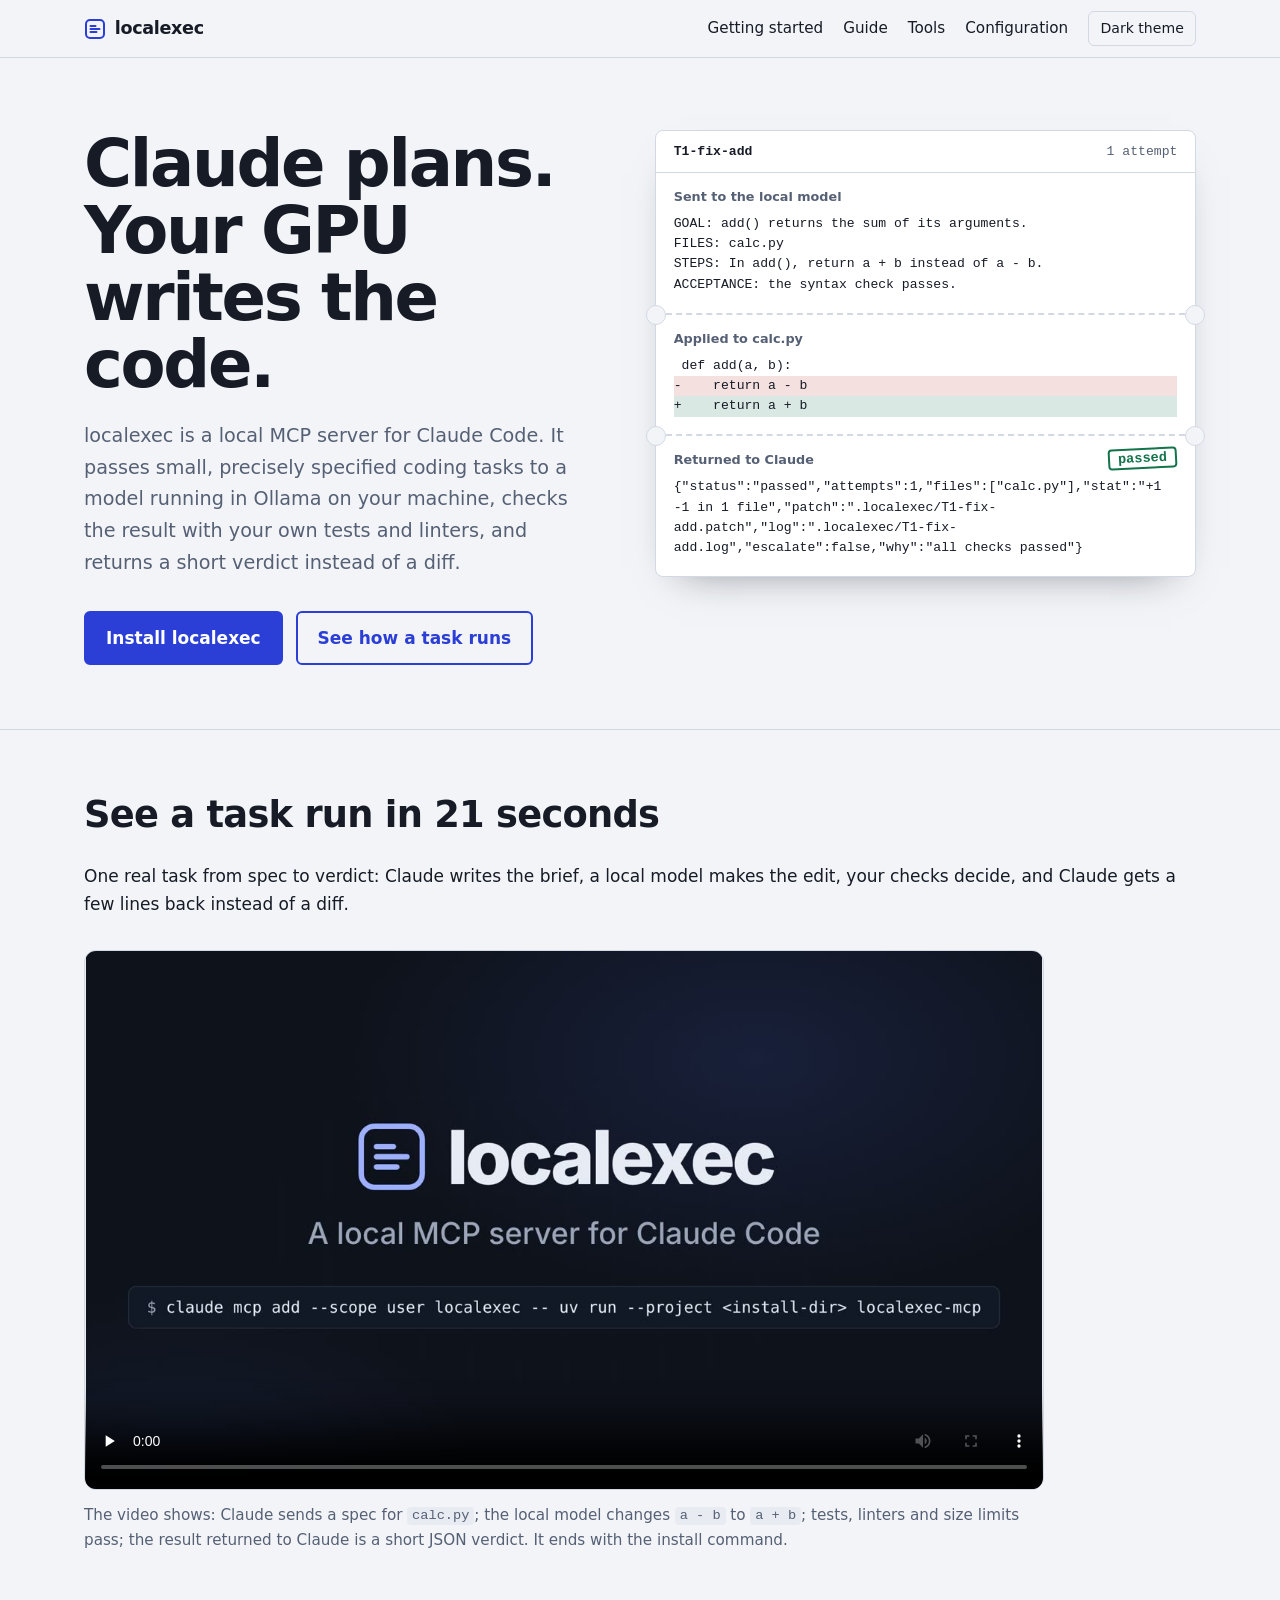
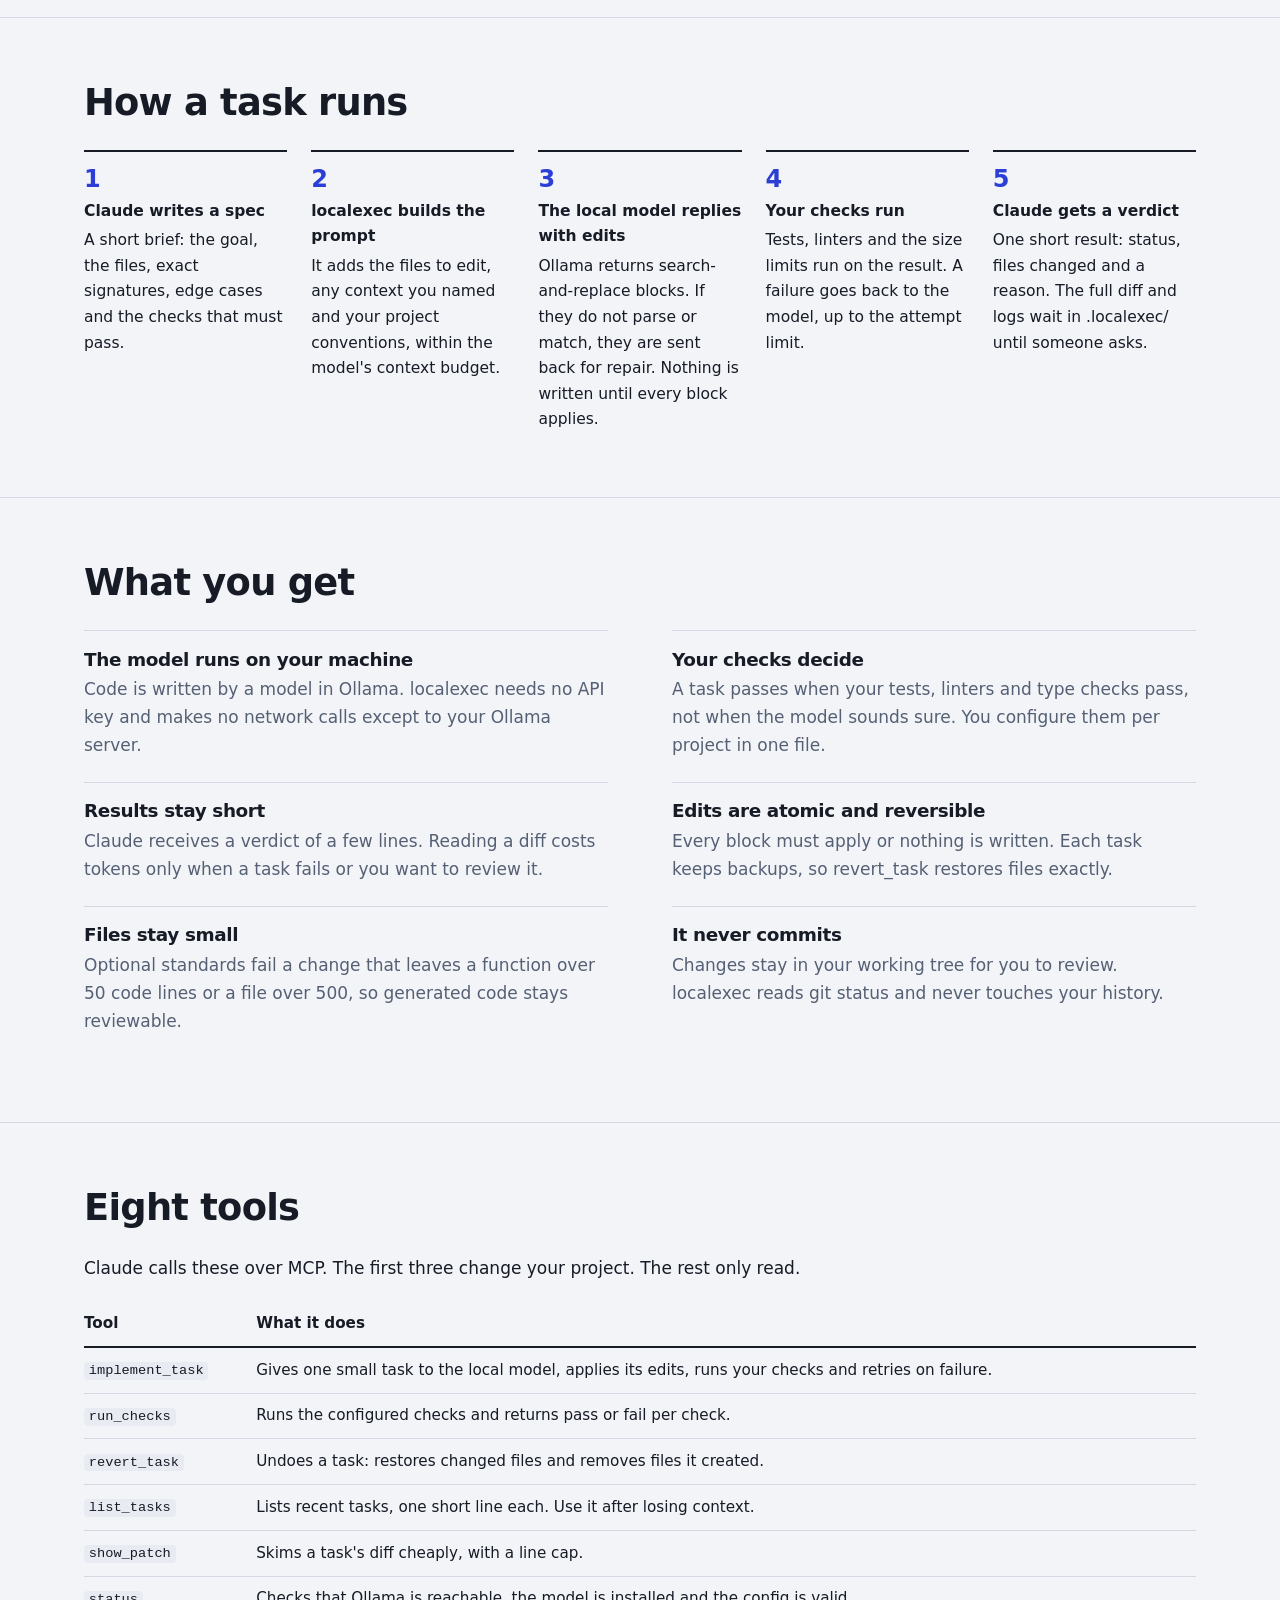
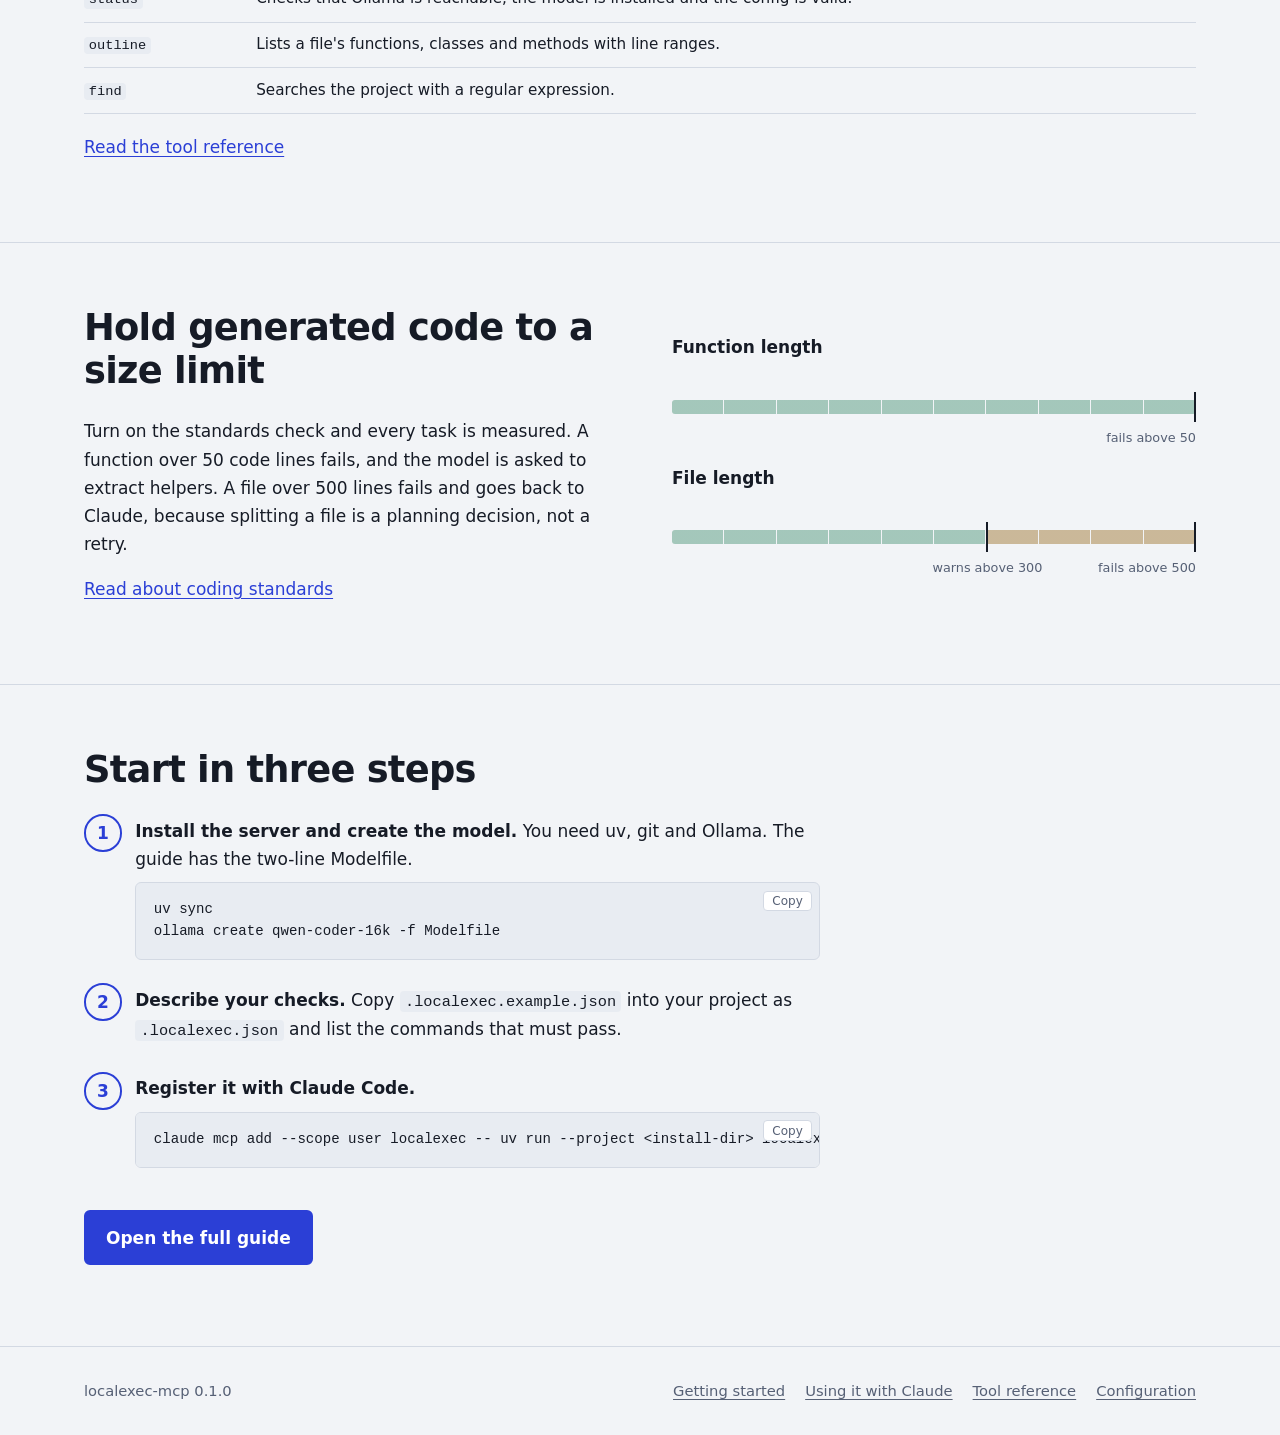
<file: docs/index.html>
<!doctype html>
<html lang="en" class="no-js">
<head>
<meta charset="utf-8">
<meta name="viewport" content="width=device-width, initial-scale=1">
<meta name="color-scheme" content="light dark">
<title>localexec: let Claude Code hand coding tasks to a local model</title>
<meta name="description" content="localexec is a local MCP server. Claude Code plans and specifies small tasks, a model running in Ollama on your machine writes the code, and your own checks decide whether it passed.">
<meta property="og:title" content="localexec: let Claude Code hand coding tasks to a local model">
<meta property="og:description" content="localexec is a local MCP server. Claude Code plans and specifies small tasks, a model running in Ollama on your machine writes the code, and your own checks decide whether it passed.">
<link rel="icon" href="data:image/svg+xml,%3Csvg xmlns='http://www.w3.org/2000/svg' viewBox='0 0 22 22' fill='none' stroke='%232b3fd6' stroke-width='2' stroke-linecap='round'%3E%3Crect x='2' y='2' width='18' height='18' rx='4'/%3E%3Cpath d='M6.5 8h5M6.5 11h9M6.5 14h6'/%3E%3C/svg%3E">
<link rel="stylesheet" href="assets/style.css">
<script>try{var t=localStorage.getItem('localexec-theme');if(t)document.documentElement.setAttribute('data-theme',t)}catch(e){}</script>
</head>
<body>
<a class="skip" href="#main">Skip to content</a>
<header class="site-header"><div class="bar"><a class="brand" href="index.html"><svg width="22" height="22" viewBox="0 0 22 22" fill="none" stroke="currentColor" stroke-width="2" stroke-linecap="round" aria-hidden="true"><rect x="2" y="2" width="18" height="18" rx="4"/><path d="M6.5 8h5M6.5 11h9M6.5 14h6"/></svg>localexec</a><nav aria-label="Primary"><a href="getting-started.html" class="hide-sm">Getting started</a><a href="guide.html" class="hide-sm">Guide</a><a href="tools.html" class="hide-sm">Tools</a><a href="configuration.html" class="hide-sm">Configuration</a><button class="theme" type="button">Dark theme</button></nav></div></header>
<main id="main">
<section class="hero">
<div>
<h1>Claude plans. Your GPU writes the code.</h1>
<p class="lede">localexec is a local MCP server for Claude Code. It passes small, precisely specified coding tasks to a model running in Ollama on your machine, checks the result with your own tests and linters, and returns a short verdict instead of a diff.</p>
<div class="actions"><a class="btn primary" href="getting-started.html">Install localexec</a><a class="btn quiet" href="how-it-works.html">See how a task runs</a></div>
</div>

<div class="ticket" role="img" aria-label="Example of one task: the spec sent to the local model, the change applied to calc.py, and the short result returned to Claude">
<div class="ticket-head"><b>T1-fix-add</b><span>1 attempt</span></div>
<section><h2>Sent to the local model</h2>
<pre><code>GOAL: add() returns the sum of its arguments.
FILES: calc.py
STEPS: In add(), return a + b instead of a - b.
ACCEPTANCE: the syntax check passes.</code></pre></section>
<section><h2>Applied to calc.py</h2>
<pre class="diff"><code><span class="ctx"> def add(a, b):</span><span class="del">-    return a - b</span><span class="add">+    return a + b</span></code></pre></section>
<section><span class="stamp">passed</span><h2>Returned to Claude</h2>
<pre><code>{"status":"passed","attempts":1,"files":["calc.py"],"stat":"+1 -1 in 1 file","patch":".localexec/T1-fix-add.patch","log":".localexec/T1-fix-add.log","escalate":false,"why":"all checks passed"}</code></pre></section>
</div>

</section>

<section class="band" id="demo"><div class="wrap">
<h2>See a task run in 21 seconds</h2>
<p>One real task from spec to verdict: Claude writes the brief, a local model makes the edit, your checks decide, and Claude gets a few lines back instead of a diff.</p>
<figure class="demo"><video controls playsinline preload="none" poster="assets/demo-poster.jpg" aria-describedby="demo-text"><source src="assets/demo.mp4" type="video/mp4">Your browser cannot play this video. The same steps are described below.</video><figcaption id="demo-text">The video shows: Claude sends a spec for <code>calc.py</code>; the local model changes <code>a - b</code> to <code>a + b</code>; tests, linters and size limits pass; the result returned to Claude is a short JSON verdict. It ends with the install command.</figcaption></figure>
</div></section>

<section class="band"><div class="wrap">
<h2>How a task runs</h2>
<ol class="steps"><li><strong>Claude writes a spec</strong>A short brief: the goal, the files, exact signatures, edge cases and the checks that must pass.</li><li><strong>localexec builds the prompt</strong>It adds the files to edit, any context you named and your project conventions, within the model's context budget.</li><li><strong>The local model replies with edits</strong>Ollama returns search-and-replace blocks. If they do not parse or match, they are sent back for repair. Nothing is written until every block applies.</li><li><strong>Your checks run</strong>Tests, linters and the size limits run on the result. A failure goes back to the model, up to the attempt limit.</li><li><strong>Claude gets a verdict</strong>One short result: status, files changed and a reason. The full diff and logs wait in .localexec/ until someone asks.</li></ol>
</div></section>

<section class="band"><div class="wrap">
<h2>What you get</h2>
<div class="pairs"><div><h3>The model runs on your machine</h3><p>Code is written by a model in Ollama. localexec needs no API key and makes no network calls except to your Ollama server.</p></div><div><h3>Your checks decide</h3><p>A task passes when your tests, linters and type checks pass, not when the model sounds sure. You configure them per project in one file.</p></div><div><h3>Results stay short</h3><p>Claude receives a verdict of a few lines. Reading a diff costs tokens only when a task fails or you want to review it.</p></div><div><h3>Edits are atomic and reversible</h3><p>Every block must apply or nothing is written. Each task keeps backups, so revert_task restores files exactly.</p></div><div><h3>Files stay small</h3><p>Optional standards fail a change that leaves a function over 50 code lines or a file over 500, so generated code stays reviewable.</p></div><div><h3>It never commits</h3><p>Changes stay in your working tree for you to review. localexec reads git status and never touches your history.</p></div></div>
</div></section>

<section class="band"><div class="wrap">
<h2>Eight tools</h2>
<p>Claude calls these over MCP. The first three change your project. The rest only read.</p>
<div class="table-wrap"><table><thead><tr><th>Tool</th><th>What it does</th></tr></thead><tbody><tr><td><code>implement_task</code></td><td>Gives one small task to the local model, applies its edits, runs your checks and retries on failure.</td></tr><tr><td><code>run_checks</code></td><td>Runs the configured checks and returns pass or fail per check.</td></tr><tr><td><code>revert_task</code></td><td>Undoes a task: restores changed files and removes files it created.</td></tr><tr><td><code>list_tasks</code></td><td>Lists recent tasks, one short line each. Use it after losing context.</td></tr><tr><td><code>show_patch</code></td><td>Skims a task's diff cheaply, with a line cap.</td></tr><tr><td><code>status</code></td><td>Checks that Ollama is reachable, the model is installed and the config is valid.</td></tr><tr><td><code>outline</code></td><td>Lists a file's functions, classes and methods with line ranges.</td></tr><tr><td><code>find</code></td><td>Searches the project with a regular expression.</td></tr></tbody></table></div>
<p><a href="tools.html">Read the tool reference</a></p>
</div></section>

<section class="band"><div class="wrap split">
<div>
<h2>Hold generated code to a size limit</h2>
<p>Turn on the standards check and every task is measured. A function over 50 code lines fails, and the model is asked to extract helpers. A file over 500 lines fails and goes back to Claude, because splitting a file is a planning decision, not a retry.</p>
<p><a href="standards.html">Read about coding standards</a></p>
</div>
<div>
<p class="gauge-title">Function length</p>
<div class="gauge" style="--soft:100%"><span class="mark end" style="left:calc(100% - 2px)"><span>fails above 50</span></span></div>
<p class="gauge-title">File length</p>
<div class="gauge" style="--soft:60%"><span class="mark" style="left:60%"><span>warns above 300</span></span><span class="mark end" style="left:calc(100% - 2px)"><span>fails above 500</span></span></div>
</div>
</div></section>

<section class="band"><div class="wrap">
<h2>Start in three steps</h2>
<ol class="stack">
<li><p><strong>Install the server and create the model.</strong> You need uv, git and Ollama. The guide has the two-line Modelfile.</p>
<pre><code>uv sync
ollama create qwen-coder-16k -f Modelfile</code></pre></li>
<li><p><strong>Describe your checks.</strong> Copy <code>.localexec.example.json</code> into your project as <code>.localexec.json</code> and list the commands that must pass.</p></li>
<li><p><strong>Register it with Claude Code.</strong></p>
<pre><code>claude mcp add --scope user localexec -- uv run --project &lt;install-dir&gt; localexec-mcp</code></pre></li>
</ol>
<p><a class="btn primary" href="getting-started.html">Open the full guide</a></p>
</div></section>
</main>
<footer class="site-footer"><div class="wrap"><span>localexec-mcp 0.1.0</span><span><a href="getting-started.html">Getting started</a><a href="guide.html">Using it with Claude</a><a href="tools.html">Tool reference</a><a href="configuration.html">Configuration</a></span></div></footer>
<script src="assets/site.js"></script>
</body>
</html>
</file>
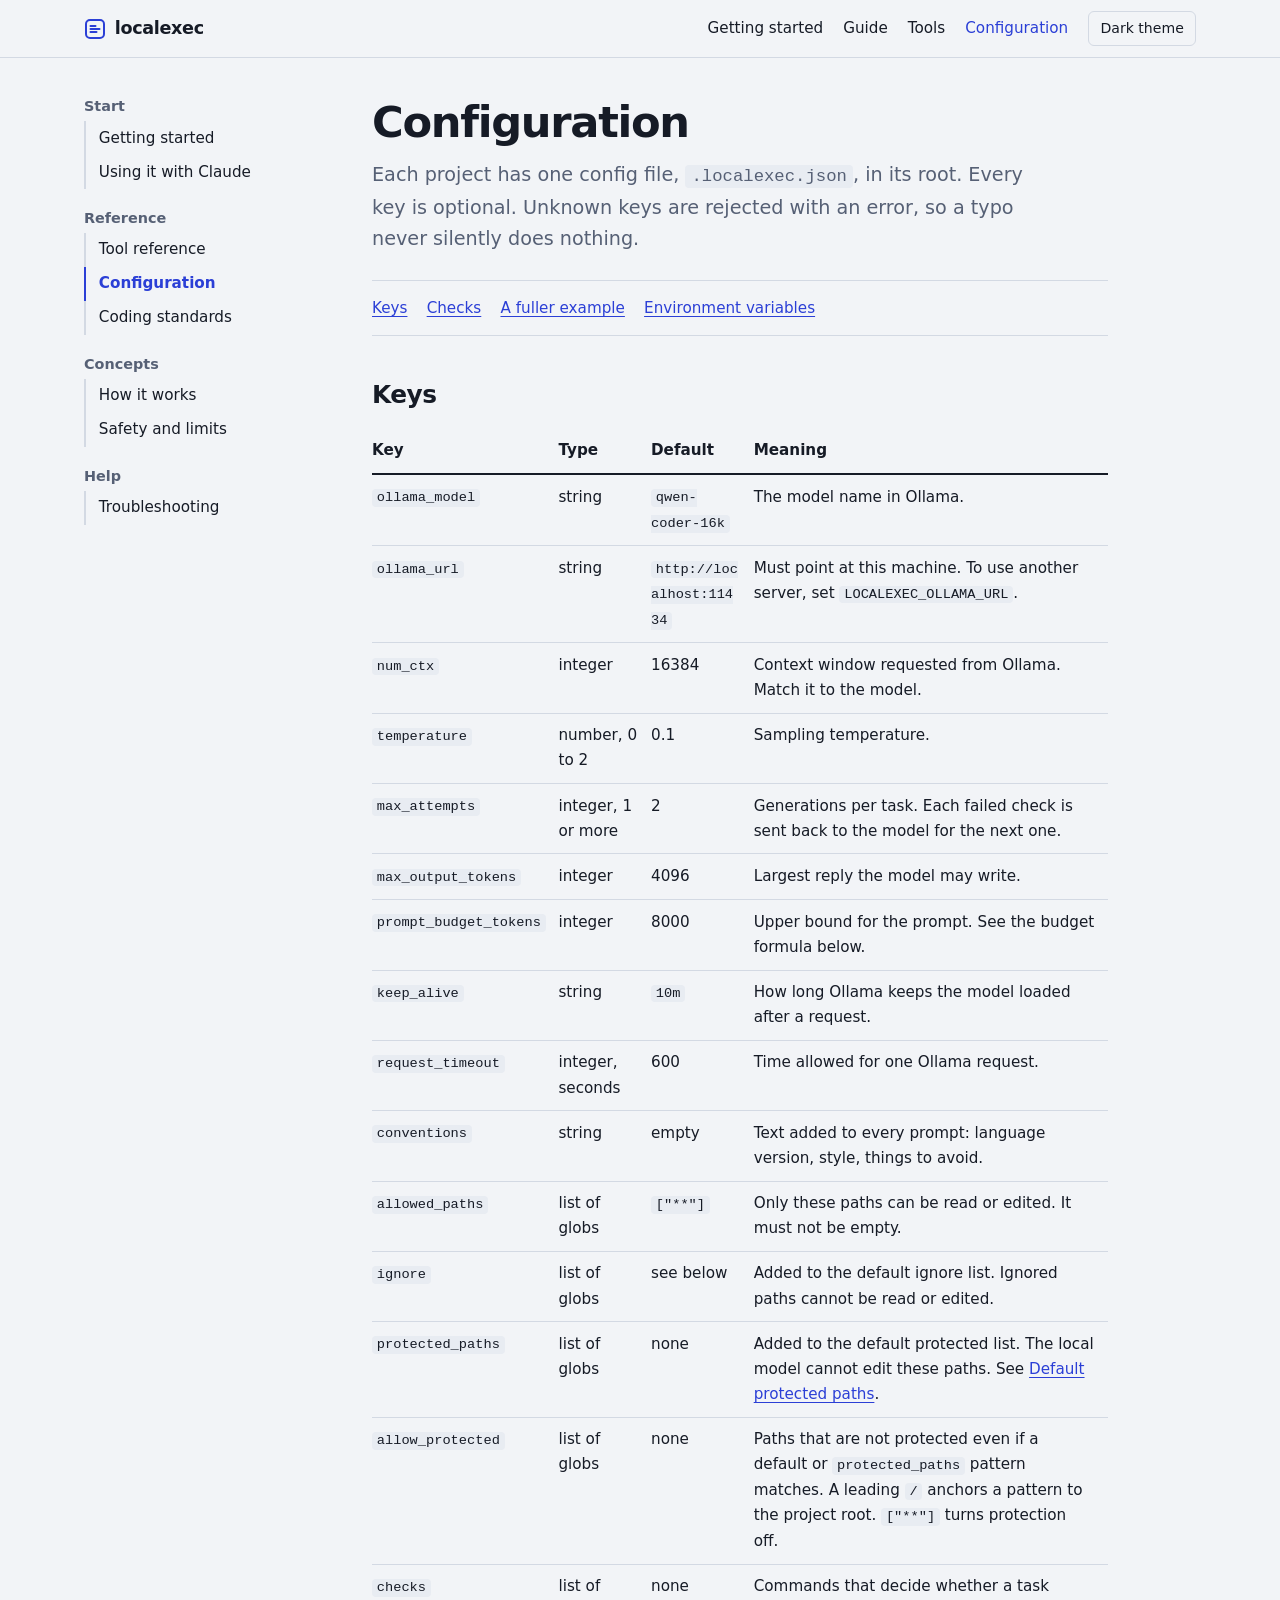
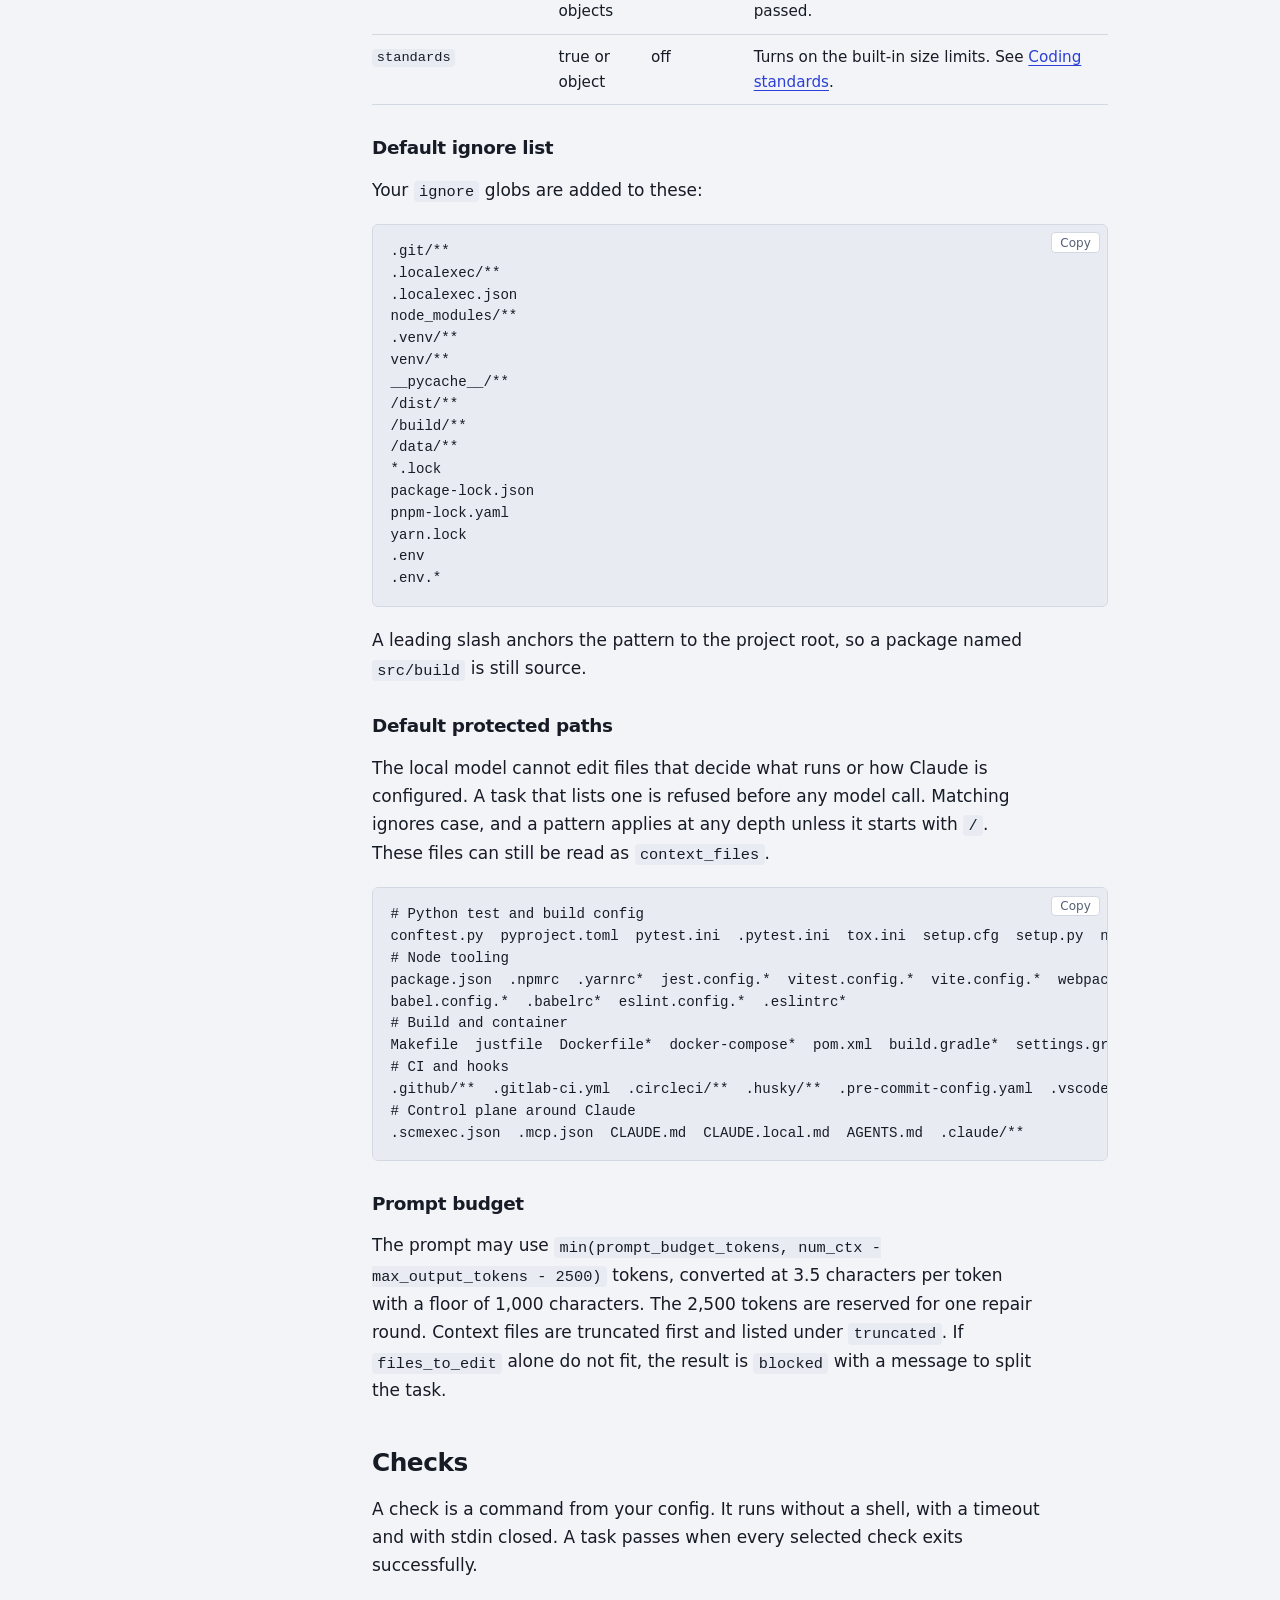
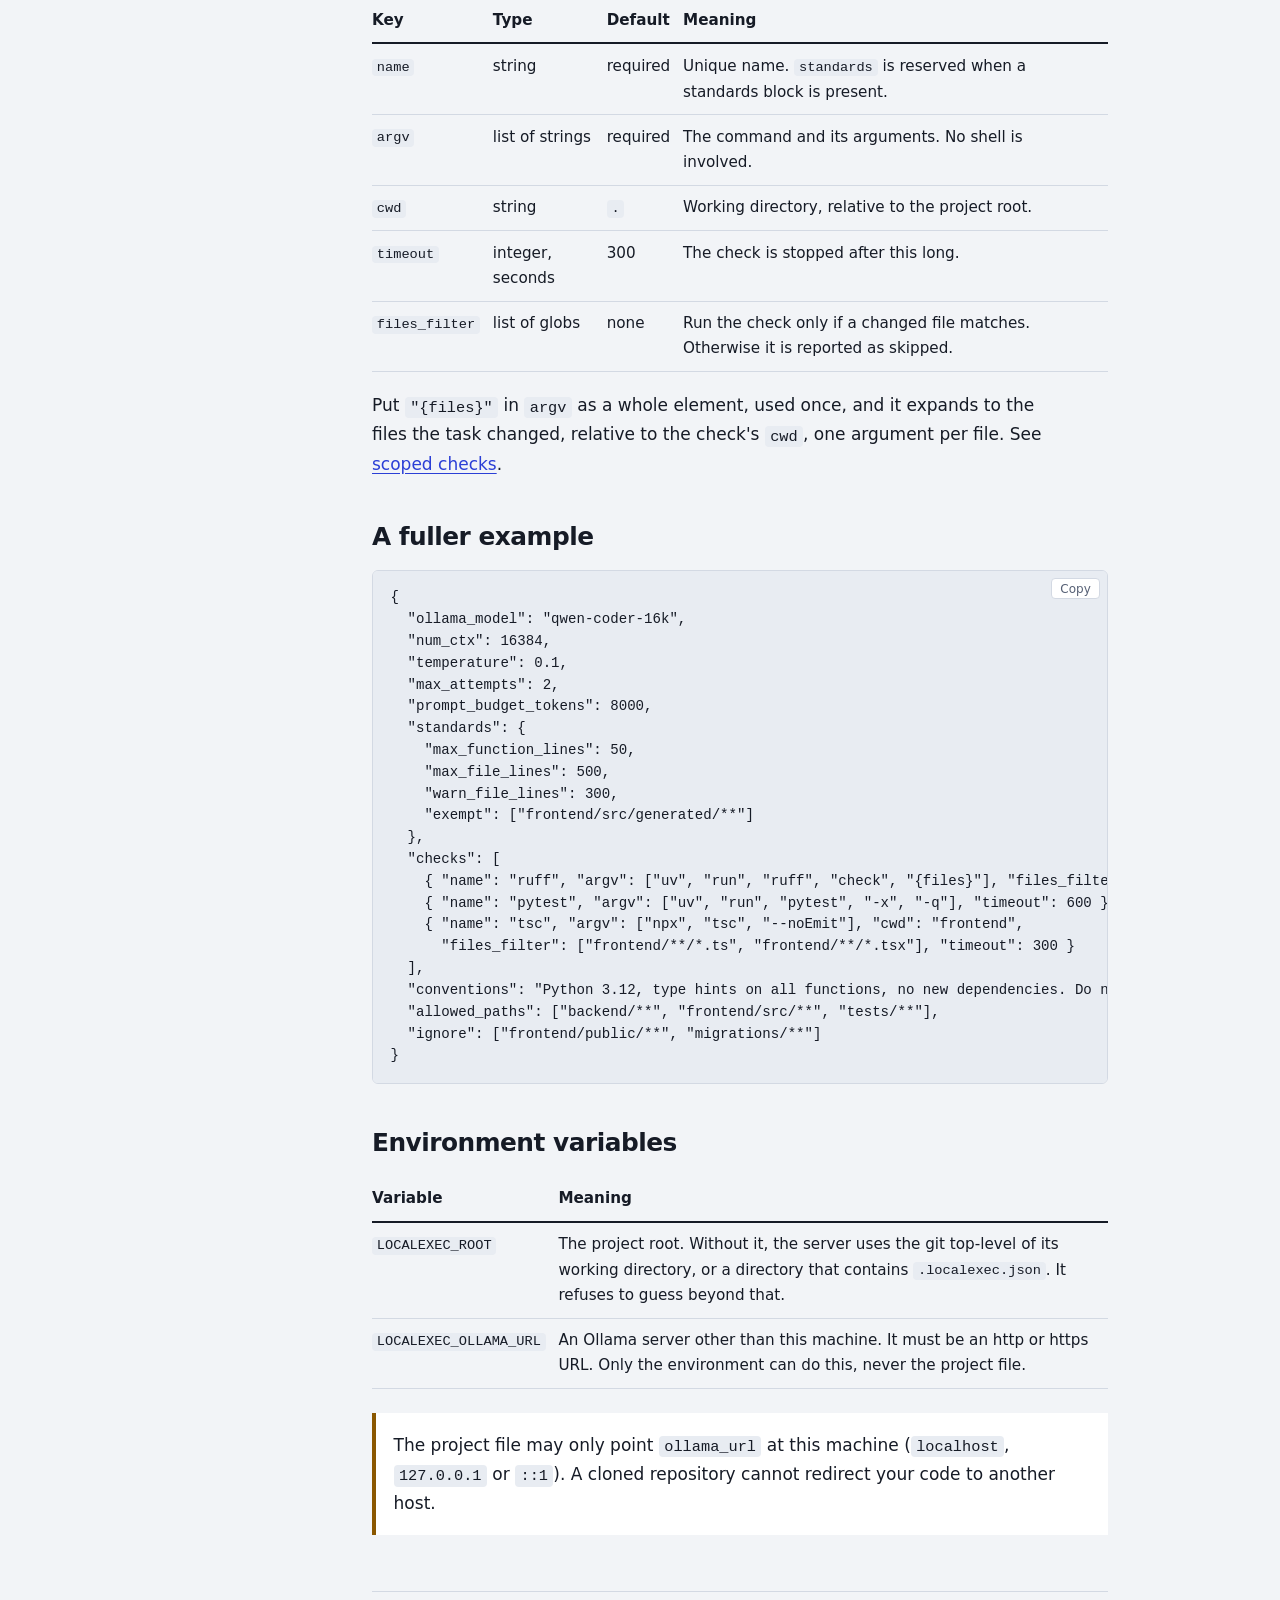
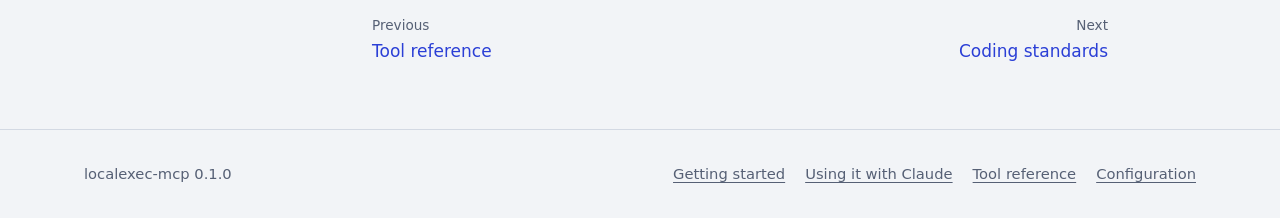
<file: docs/configuration.html>
<!doctype html>
<html lang="en" class="no-js">
<head>
<meta charset="utf-8">
<meta name="viewport" content="width=device-width, initial-scale=1">
<meta name="color-scheme" content="light dark">
<title>Configuration | localexec</title>
<meta name="description" content="Every key in .localexec.json, the environment variables and their defaults.">
<meta property="og:title" content="Configuration | localexec">
<meta property="og:description" content="Every key in .localexec.json, the environment variables and their defaults.">
<link rel="icon" href="data:image/svg+xml,%3Csvg xmlns='http://www.w3.org/2000/svg' viewBox='0 0 22 22' fill='none' stroke='%232b3fd6' stroke-width='2' stroke-linecap='round'%3E%3Crect x='2' y='2' width='18' height='18' rx='4'/%3E%3Cpath d='M6.5 8h5M6.5 11h9M6.5 14h6'/%3E%3C/svg%3E">
<link rel="stylesheet" href="assets/style.css">
<script>try{var t=localStorage.getItem('localexec-theme');if(t)document.documentElement.setAttribute('data-theme',t)}catch(e){}</script>
</head>
<body>
<a class="skip" href="#main">Skip to content</a>
<header class="site-header"><div class="bar"><a class="brand" href="index.html"><svg width="22" height="22" viewBox="0 0 22 22" fill="none" stroke="currentColor" stroke-width="2" stroke-linecap="round" aria-hidden="true"><rect x="2" y="2" width="18" height="18" rx="4"/><path d="M6.5 8h5M6.5 11h9M6.5 14h6"/></svg>localexec</a><nav aria-label="Primary"><a href="getting-started.html" class="hide-sm">Getting started</a><a href="guide.html" class="hide-sm">Guide</a><a href="tools.html" class="hide-sm">Tools</a><a href="configuration.html" aria-current="page" class="hide-sm">Configuration</a><button class="theme" type="button">Dark theme</button></nav></div></header>
<div class="docs"><nav class="sidebar" aria-label="Documentation"><h2>Start</h2><ul><li><a href="getting-started.html">Getting started</a></li><li><a href="guide.html">Using it with Claude</a></li></ul><h2>Reference</h2><ul><li><a href="tools.html">Tool reference</a></li><li><a href="configuration.html" aria-current="page">Configuration</a></li><li><a href="standards.html">Coding standards</a></li></ul><h2>Concepts</h2><ul><li><a href="how-it-works.html">How it works</a></li><li><a href="safety.html">Safety and limits</a></li></ul><h2>Help</h2><ul><li><a href="troubleshooting.html">Troubleshooting</a></li></ul></nav><main id="main"><article><h1>Configuration</h1><p class="lead">Each project has one config file, <code>.localexec.json</code>, in its root. Every key is optional. Unknown keys are rejected with an error, so a typo never silently does nothing.</p><ul class="toc"><li><a href="#keys">Keys</a></li><li><a href="#checks">Checks</a></li><li><a href="#example">A fuller example</a></li><li><a href="#environment">Environment variables</a></li></ul><h2 id="keys">Keys</h2><div class="table-wrap"><table><thead><tr><th>Key</th><th>Type</th><th>Default</th><th>Meaning</th></tr></thead><tbody><tr><td><code>ollama_model</code></td><td>string</td><td><code>qwen-coder-16k</code></td><td>The model name in Ollama.</td></tr><tr><td><code>ollama_url</code></td><td>string</td><td><code>http://localhost:11434</code></td><td>Must point at this machine. To use another server, set <code>LOCALEXEC_OLLAMA_URL</code>.</td></tr><tr><td><code>num_ctx</code></td><td>integer</td><td>16384</td><td>Context window requested from Ollama. Match it to the model.</td></tr><tr><td><code>temperature</code></td><td>number, 0 to 2</td><td>0.1</td><td>Sampling temperature.</td></tr><tr><td><code>max_attempts</code></td><td>integer, 1 or more</td><td>2</td><td>Generations per task. Each failed check is sent back to the model for the next one.</td></tr><tr><td><code>max_output_tokens</code></td><td>integer</td><td>4096</td><td>Largest reply the model may write.</td></tr><tr><td><code>prompt_budget_tokens</code></td><td>integer</td><td>8000</td><td>Upper bound for the prompt. See the budget formula below.</td></tr><tr><td><code>keep_alive</code></td><td>string</td><td><code>10m</code></td><td>How long Ollama keeps the model loaded after a request.</td></tr><tr><td><code>request_timeout</code></td><td>integer, seconds</td><td>600</td><td>Time allowed for one Ollama request.</td></tr><tr><td><code>conventions</code></td><td>string</td><td>empty</td><td>Text added to every prompt: language version, style, things to avoid.</td></tr><tr><td><code>allowed_paths</code></td><td>list of globs</td><td><code>["**"]</code></td><td>Only these paths can be read or edited. It must not be empty.</td></tr><tr><td><code>ignore</code></td><td>list of globs</td><td>see below</td><td>Added to the default ignore list. Ignored paths cannot be read or edited.</td></tr><tr><td><code>protected_paths</code></td><td>list of globs</td><td>none</td><td>Added to the default protected list. The local model cannot edit these paths. See <a href="#protected">Default protected paths</a>.</td></tr><tr><td><code>allow_protected</code></td><td>list of globs</td><td>none</td><td>Paths that are not protected even if a default or <code>protected_paths</code> pattern matches. A leading <code>/</code> anchors a pattern to the project root. <code>["**"]</code> turns protection off.</td></tr><tr><td><code>checks</code></td><td>list of objects</td><td>none</td><td>Commands that decide whether a task passed.</td></tr><tr><td><code>standards</code></td><td>true or object</td><td>off</td><td>Turns on the built-in size limits. See <a href="standards.html">Coding standards</a>.</td></tr></tbody></table></div><h3 id="ignore">Default ignore list</h3><p>Your <code>ignore</code> globs are added to these:</p><pre><code>.git/**
.localexec/**
.localexec.json
node_modules/**
.venv/**
venv/**
__pycache__/**
/dist/**
/build/**
/data/**
*.lock
package-lock.json
pnpm-lock.yaml
yarn.lock
.env
.env.*</code></pre><p>A leading slash anchors the pattern to the project root, so a package named <code>src/build</code> is still source.</p><h3 id="protected">Default protected paths</h3><p>The local model cannot edit files that decide what runs or how Claude is configured. A task that lists one is refused before any model call. Matching ignores case, and a pattern applies at any depth unless it starts with <code>/</code>. These files can still be read as <code>context_files</code>.</p><pre><code># Python test and build config
conftest.py  pyproject.toml  pytest.ini  .pytest.ini  tox.ini  setup.cfg  setup.py  noxfile.py  sitecustomize.py
# Node tooling
package.json  .npmrc  .yarnrc*  jest.config.*  vitest.config.*  vite.config.*  webpack.config.*
babel.config.*  .babelrc*  eslint.config.*  .eslintrc*
# Build and container
Makefile  justfile  Dockerfile*  docker-compose*  pom.xml  build.gradle*  settings.gradle*  Cargo.toml  build.rs
# CI and hooks
.github/**  .gitlab-ci.yml  .circleci/**  .husky/**  .pre-commit-config.yaml  .vscode/**
# Control plane around Claude
.scmexec.json  .mcp.json  CLAUDE.md  CLAUDE.local.md  AGENTS.md  .claude/**</code></pre><h3 id="budget">Prompt budget</h3><p>The prompt may use <code>min(prompt_budget_tokens, num_ctx - max_output_tokens - 2500)</code> tokens, converted at 3.5 characters per token with a floor of 1,000 characters. The 2,500 tokens are reserved for one repair round. Context files are truncated first and listed under <code>truncated</code>. If <code>files_to_edit</code> alone do not fit, the result is <code>blocked</code> with a message to split the task.</p><h2 id="checks">Checks</h2><p>A check is a command from your config. It runs without a shell, with a timeout and with stdin closed. A task passes when every selected check exits successfully.</p><div class="table-wrap"><table><thead><tr><th>Key</th><th>Type</th><th>Default</th><th>Meaning</th></tr></thead><tbody><tr><td><code>name</code></td><td>string</td><td>required</td><td>Unique name. <code>standards</code> is reserved when a standards block is present.</td></tr><tr><td><code>argv</code></td><td>list of strings</td><td>required</td><td>The command and its arguments. No shell is involved.</td></tr><tr><td><code>cwd</code></td><td>string</td><td><code>.</code></td><td>Working directory, relative to the project root.</td></tr><tr><td><code>timeout</code></td><td>integer, seconds</td><td>300</td><td>The check is stopped after this long.</td></tr><tr><td><code>files_filter</code></td><td>list of globs</td><td>none</td><td>Run the check only if a changed file matches. Otherwise it is reported as skipped.</td></tr></tbody></table></div><p>Put <code>"{files}"</code> in <code>argv</code> as a whole element, used once, and it expands to the files the task changed, relative to the check's <code>cwd</code>, one argument per file. See <a href="standards.html#scoped">scoped checks</a>.</p><h2 id="example">A fuller example</h2><pre><code>{
  "ollama_model": "qwen-coder-16k",
  "num_ctx": 16384,
  "temperature": 0.1,
  "max_attempts": 2,
  "prompt_budget_tokens": 8000,
  "standards": {
    "max_function_lines": 50,
    "max_file_lines": 500,
    "warn_file_lines": 300,
    "exempt": ["frontend/src/generated/**"]
  },
  "checks": [
    { "name": "ruff", "argv": ["uv", "run", "ruff", "check", "{files}"], "files_filter": ["*.py"], "timeout": 120 },
    { "name": "pytest", "argv": ["uv", "run", "pytest", "-x", "-q"], "timeout": 600 },
    { "name": "tsc", "argv": ["npx", "tsc", "--noEmit"], "cwd": "frontend",
      "files_filter": ["frontend/**/*.ts", "frontend/**/*.tsx"], "timeout": 300 }
  ],
  "conventions": "Python 3.12, type hints on all functions, no new dependencies. Do not touch tests unless the spec says so.",
  "allowed_paths": ["backend/**", "frontend/src/**", "tests/**"],
  "ignore": ["frontend/public/**", "migrations/**"]
}</code></pre><h2 id="environment">Environment variables</h2><div class="table-wrap"><table><thead><tr><th>Variable</th><th>Meaning</th></tr></thead><tbody><tr><td><code>LOCALEXEC_ROOT</code></td><td>The project root. Without it, the server uses the git top-level of its working directory, or a directory that contains <code>.localexec.json</code>. It refuses to guess beyond that.</td></tr><tr><td><code>LOCALEXEC_OLLAMA_URL</code></td><td>An Ollama server other than this machine. It must be an http or https URL. Only the environment can do this, never the project file.</td></tr></tbody></table></div><div class="callout warn"><p>The project file may only point <code>ollama_url</code> at this machine (<code>localhost</code>, <code>127.0.0.1</code> or <code>::1</code>). A cloned repository cannot redirect your code to another host.</p></div><div class="pager"><a class="prev" href="tools.html"><small>Previous</small>Tool reference</a><a class="next" href="standards.html"><small>Next</small>Coding standards</a></div></article></main></div>
<footer class="site-footer"><div class="wrap"><span>localexec-mcp 0.1.0</span><span><a href="getting-started.html">Getting started</a><a href="guide.html">Using it with Claude</a><a href="tools.html">Tool reference</a><a href="configuration.html">Configuration</a></span></div></footer>
<script src="assets/site.js"></script>
</body>
</html>
</file>
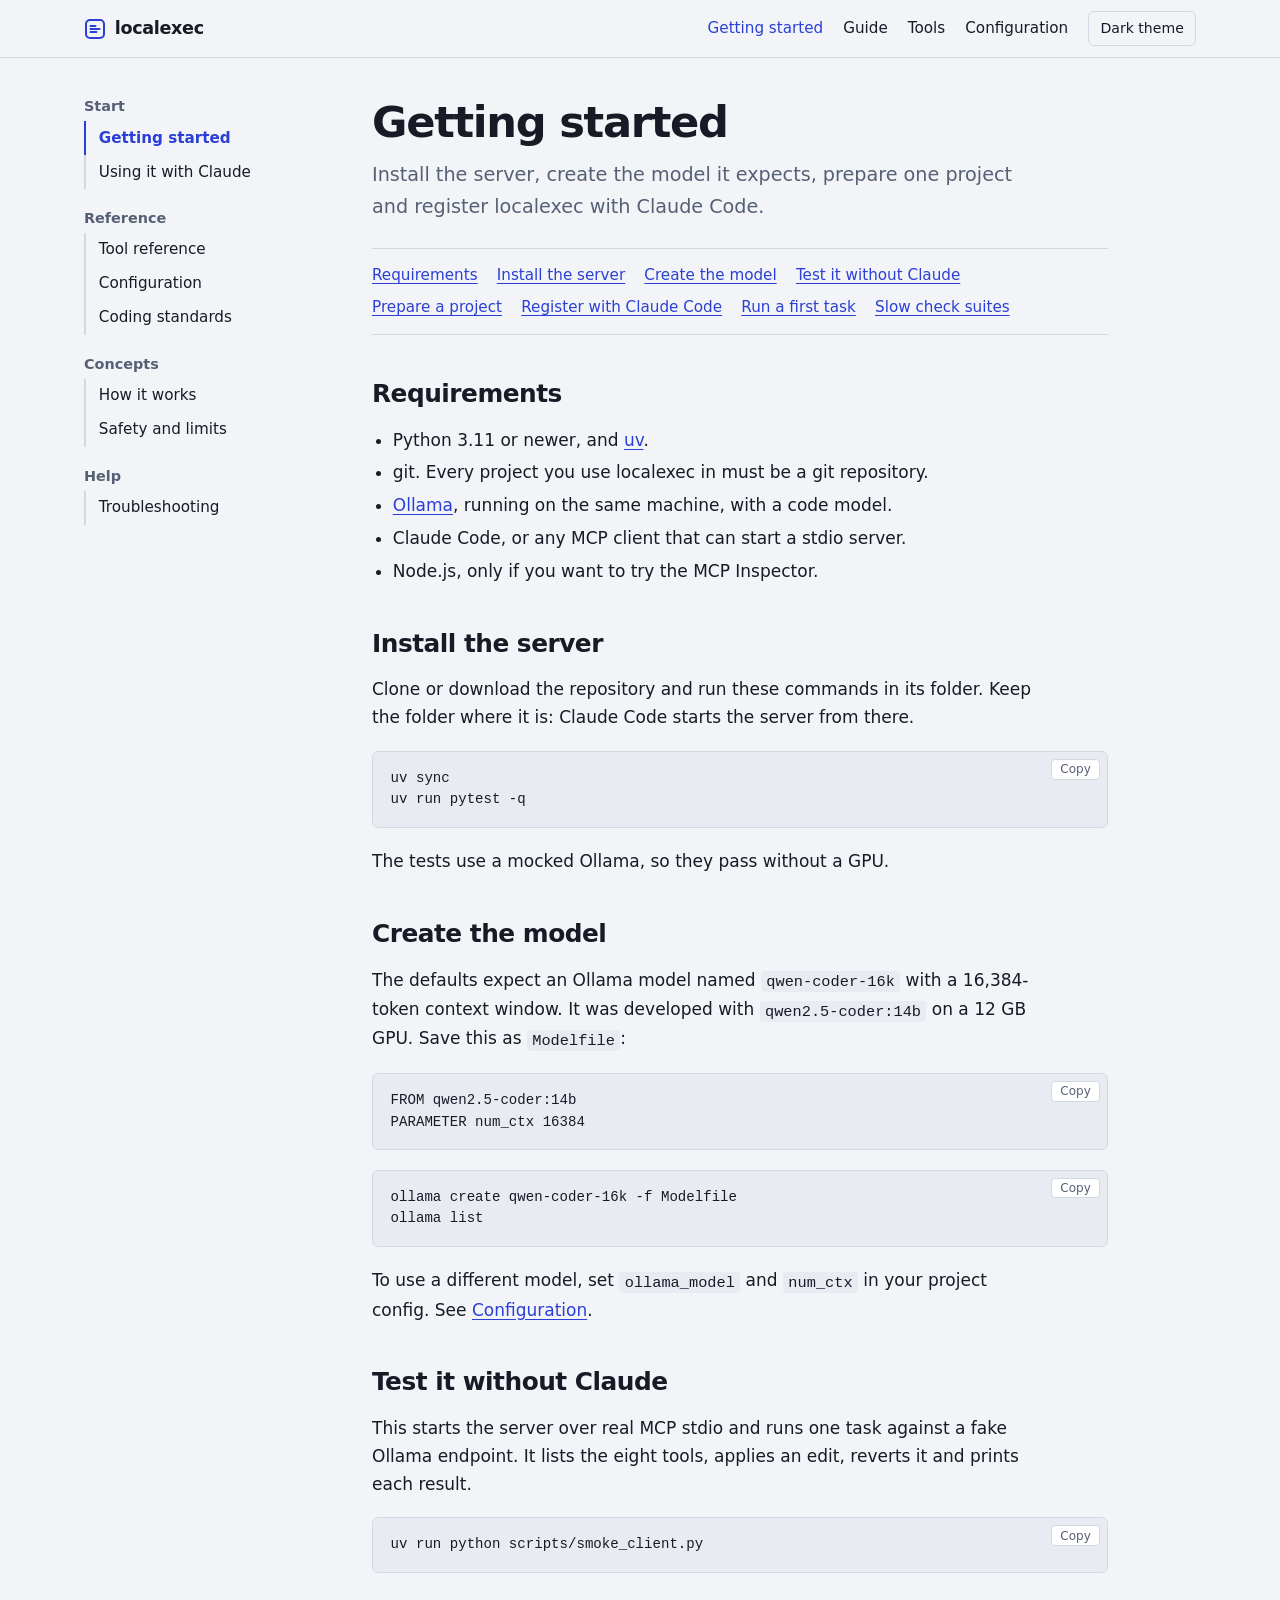
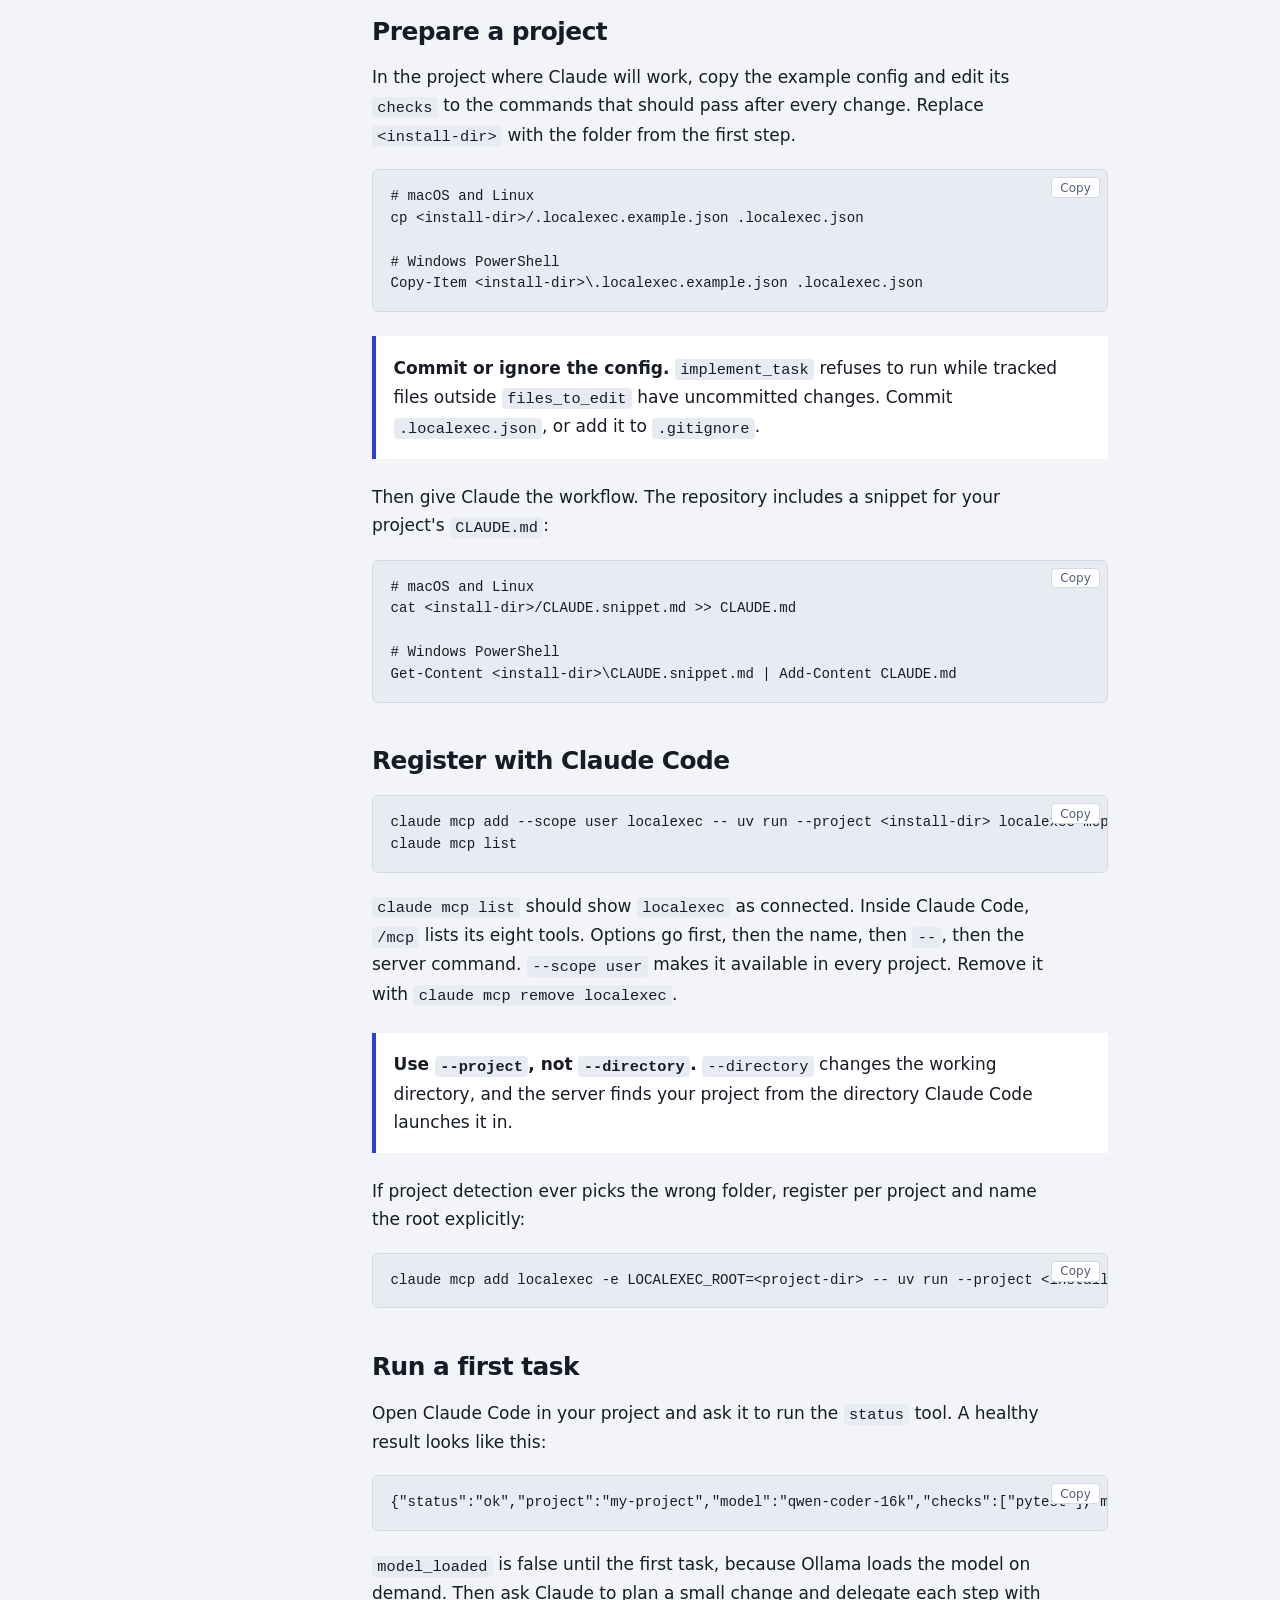
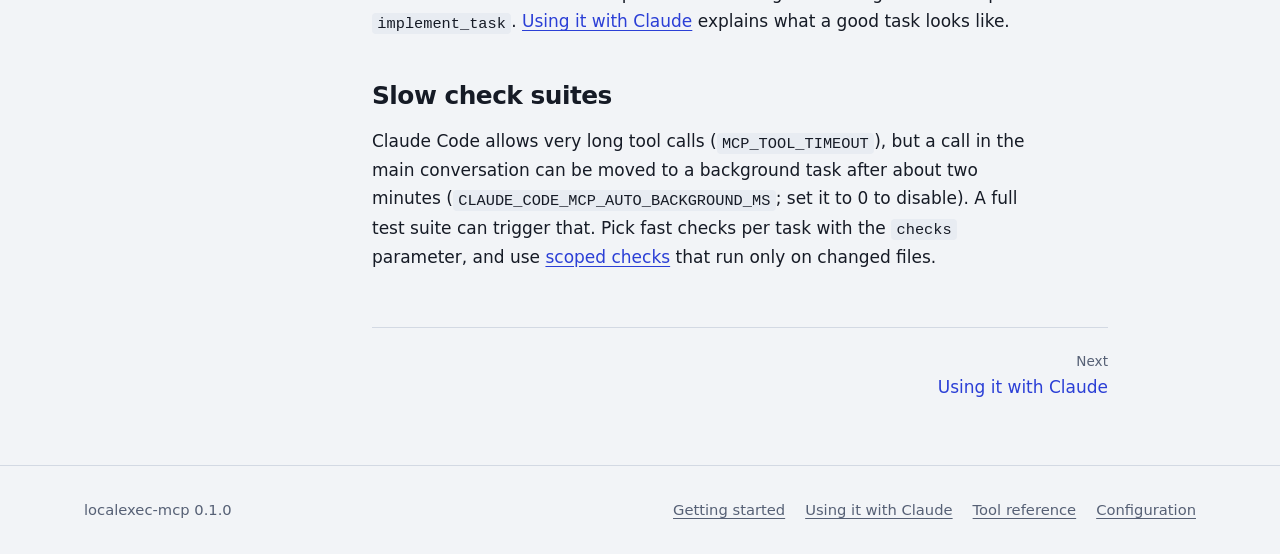
<file: docs/getting-started.html>
<!doctype html>
<html lang="en" class="no-js">
<head>
<meta charset="utf-8">
<meta name="viewport" content="width=device-width, initial-scale=1">
<meta name="color-scheme" content="light dark">
<title>Getting started | localexec</title>
<meta name="description" content="Install localexec, connect it to Claude Code and run your first task.">
<meta property="og:title" content="Getting started | localexec">
<meta property="og:description" content="Install localexec, connect it to Claude Code and run your first task.">
<link rel="icon" href="data:image/svg+xml,%3Csvg xmlns='http://www.w3.org/2000/svg' viewBox='0 0 22 22' fill='none' stroke='%232b3fd6' stroke-width='2' stroke-linecap='round'%3E%3Crect x='2' y='2' width='18' height='18' rx='4'/%3E%3Cpath d='M6.5 8h5M6.5 11h9M6.5 14h6'/%3E%3C/svg%3E">
<link rel="stylesheet" href="assets/style.css">
<script>try{var t=localStorage.getItem('localexec-theme');if(t)document.documentElement.setAttribute('data-theme',t)}catch(e){}</script>
</head>
<body>
<a class="skip" href="#main">Skip to content</a>
<header class="site-header"><div class="bar"><a class="brand" href="index.html"><svg width="22" height="22" viewBox="0 0 22 22" fill="none" stroke="currentColor" stroke-width="2" stroke-linecap="round" aria-hidden="true"><rect x="2" y="2" width="18" height="18" rx="4"/><path d="M6.5 8h5M6.5 11h9M6.5 14h6"/></svg>localexec</a><nav aria-label="Primary"><a href="getting-started.html" aria-current="page" class="hide-sm">Getting started</a><a href="guide.html" class="hide-sm">Guide</a><a href="tools.html" class="hide-sm">Tools</a><a href="configuration.html" class="hide-sm">Configuration</a><button class="theme" type="button">Dark theme</button></nav></div></header>
<div class="docs"><nav class="sidebar" aria-label="Documentation"><h2>Start</h2><ul><li><a href="getting-started.html" aria-current="page">Getting started</a></li><li><a href="guide.html">Using it with Claude</a></li></ul><h2>Reference</h2><ul><li><a href="tools.html">Tool reference</a></li><li><a href="configuration.html">Configuration</a></li><li><a href="standards.html">Coding standards</a></li></ul><h2>Concepts</h2><ul><li><a href="how-it-works.html">How it works</a></li><li><a href="safety.html">Safety and limits</a></li></ul><h2>Help</h2><ul><li><a href="troubleshooting.html">Troubleshooting</a></li></ul></nav><main id="main"><article><h1>Getting started</h1><p class="lead">Install the server, create the model it expects, prepare one project and register localexec with Claude Code.</p><ul class="toc"><li><a href="#requirements">Requirements</a></li><li><a href="#install">Install the server</a></li><li><a href="#model">Create the model</a></li><li><a href="#smoke-test">Test it without Claude</a></li><li><a href="#project">Prepare a project</a></li><li><a href="#register">Register with Claude Code</a></li><li><a href="#first-task">Run a first task</a></li><li><a href="#long-runs">Slow check suites</a></li></ul><h2 id="requirements">Requirements</h2><ul><li>Python 3.11 or newer, and <a href="https://docs.astral.sh/uv/">uv</a>.</li><li>git. Every project you use localexec in must be a git repository.</li><li><a href="https://ollama.com">Ollama</a>, running on the same machine, with a code model.</li><li>Claude Code, or any MCP client that can start a stdio server.</li><li>Node.js, only if you want to try the MCP Inspector.</li></ul><h2 id="install">Install the server</h2><p>Clone or download the repository and run these commands in its folder. Keep the folder where it is: Claude Code starts the server from there.</p><pre><code>uv sync
uv run pytest -q</code></pre><p>The tests use a mocked Ollama, so they pass without a GPU.</p><h2 id="model">Create the model</h2><p>The defaults expect an Ollama model named <code>qwen-coder-16k</code> with a 16,384-token context window. It was developed with <code>qwen2.5-coder:14b</code> on a 12 GB GPU. Save this as <code>Modelfile</code>:</p><pre><code>FROM qwen2.5-coder:14b
PARAMETER num_ctx 16384</code></pre><pre><code>ollama create qwen-coder-16k -f Modelfile
ollama list</code></pre><p>To use a different model, set <code>ollama_model</code> and <code>num_ctx</code> in your project config. See <a href="configuration.html">Configuration</a>.</p><h2 id="smoke-test">Test it without Claude</h2><p>This starts the server over real MCP stdio and runs one task against a fake Ollama endpoint. It lists the eight tools, applies an edit, reverts it and prints each result.</p><pre><code>uv run python scripts/smoke_client.py</code></pre><h2 id="project">Prepare a project</h2><p>In the project where Claude will work, copy the example config and edit its <code>checks</code> to the commands that should pass after every change. Replace <code>&lt;install-dir&gt;</code> with the folder from the first step.</p><pre><code># macOS and Linux
cp &lt;install-dir&gt;/.localexec.example.json .localexec.json

# Windows PowerShell
Copy-Item &lt;install-dir&gt;\.localexec.example.json .localexec.json</code></pre><div class="callout"><p><strong>Commit or ignore the config.</strong> <code>implement_task</code> refuses to run while tracked files outside <code>files_to_edit</code> have uncommitted changes. Commit <code>.localexec.json</code>, or add it to <code>.gitignore</code>.</p></div><p>Then give Claude the workflow. The repository includes a snippet for your project's <code>CLAUDE.md</code>:</p><pre><code># macOS and Linux
cat &lt;install-dir&gt;/CLAUDE.snippet.md &gt;&gt; CLAUDE.md

# Windows PowerShell
Get-Content &lt;install-dir&gt;\CLAUDE.snippet.md | Add-Content CLAUDE.md</code></pre><h2 id="register">Register with Claude Code</h2><pre><code>claude mcp add --scope user localexec -- uv run --project &lt;install-dir&gt; localexec-mcp
claude mcp list</code></pre><p><code>claude mcp list</code> should show <code>localexec</code> as connected. Inside Claude Code, <code>/mcp</code> lists its eight tools. Options go first, then the name, then <code>--</code>, then the server command. <code>--scope user</code> makes it available in every project. Remove it with <code>claude mcp remove localexec</code>.</p><div class="callout"><p><strong>Use <code>--project</code>, not <code>--directory</code>.</strong> <code>--directory</code> changes the working directory, and the server finds your project from the directory Claude Code launches it in.</p></div><p>If project detection ever picks the wrong folder, register per project and name the root explicitly:</p><pre><code>claude mcp add localexec -e LOCALEXEC_ROOT=&lt;project-dir&gt; -- uv run --project &lt;install-dir&gt; localexec-mcp</code></pre><h2 id="first-task">Run a first task</h2><p>Open Claude Code in your project and ask it to run the <code>status</code> tool. A healthy result looks like this:</p><pre><code>{"status":"ok","project":"my-project","model":"qwen-coder-16k","checks":["pytest"],"model_installed":true,"model_loaded":false,"tasks":0}</code></pre><p><code>model_loaded</code> is false until the first task, because Ollama loads the model on demand. Then ask Claude to plan a small change and delegate each step with <code>implement_task</code>. <a href="guide.html">Using it with Claude</a> explains what a good task looks like.</p><h2 id="long-runs">Slow check suites</h2><p>Claude Code allows very long tool calls (<code>MCP_TOOL_TIMEOUT</code>), but a call in the main conversation can be moved to a background task after about two minutes (<code>CLAUDE_CODE_MCP_AUTO_BACKGROUND_MS</code>; set it to 0 to disable). A full test suite can trigger that. Pick fast checks per task with the <code>checks</code> parameter, and use <a href="standards.html#scoped">scoped checks</a> that run only on changed files.</p><div class="pager"><a class="next" href="guide.html"><small>Next</small>Using it with Claude</a></div></article></main></div>
<footer class="site-footer"><div class="wrap"><span>localexec-mcp 0.1.0</span><span><a href="getting-started.html">Getting started</a><a href="guide.html">Using it with Claude</a><a href="tools.html">Tool reference</a><a href="configuration.html">Configuration</a></span></div></footer>
<script src="assets/site.js"></script>
</body>
</html>
</file>
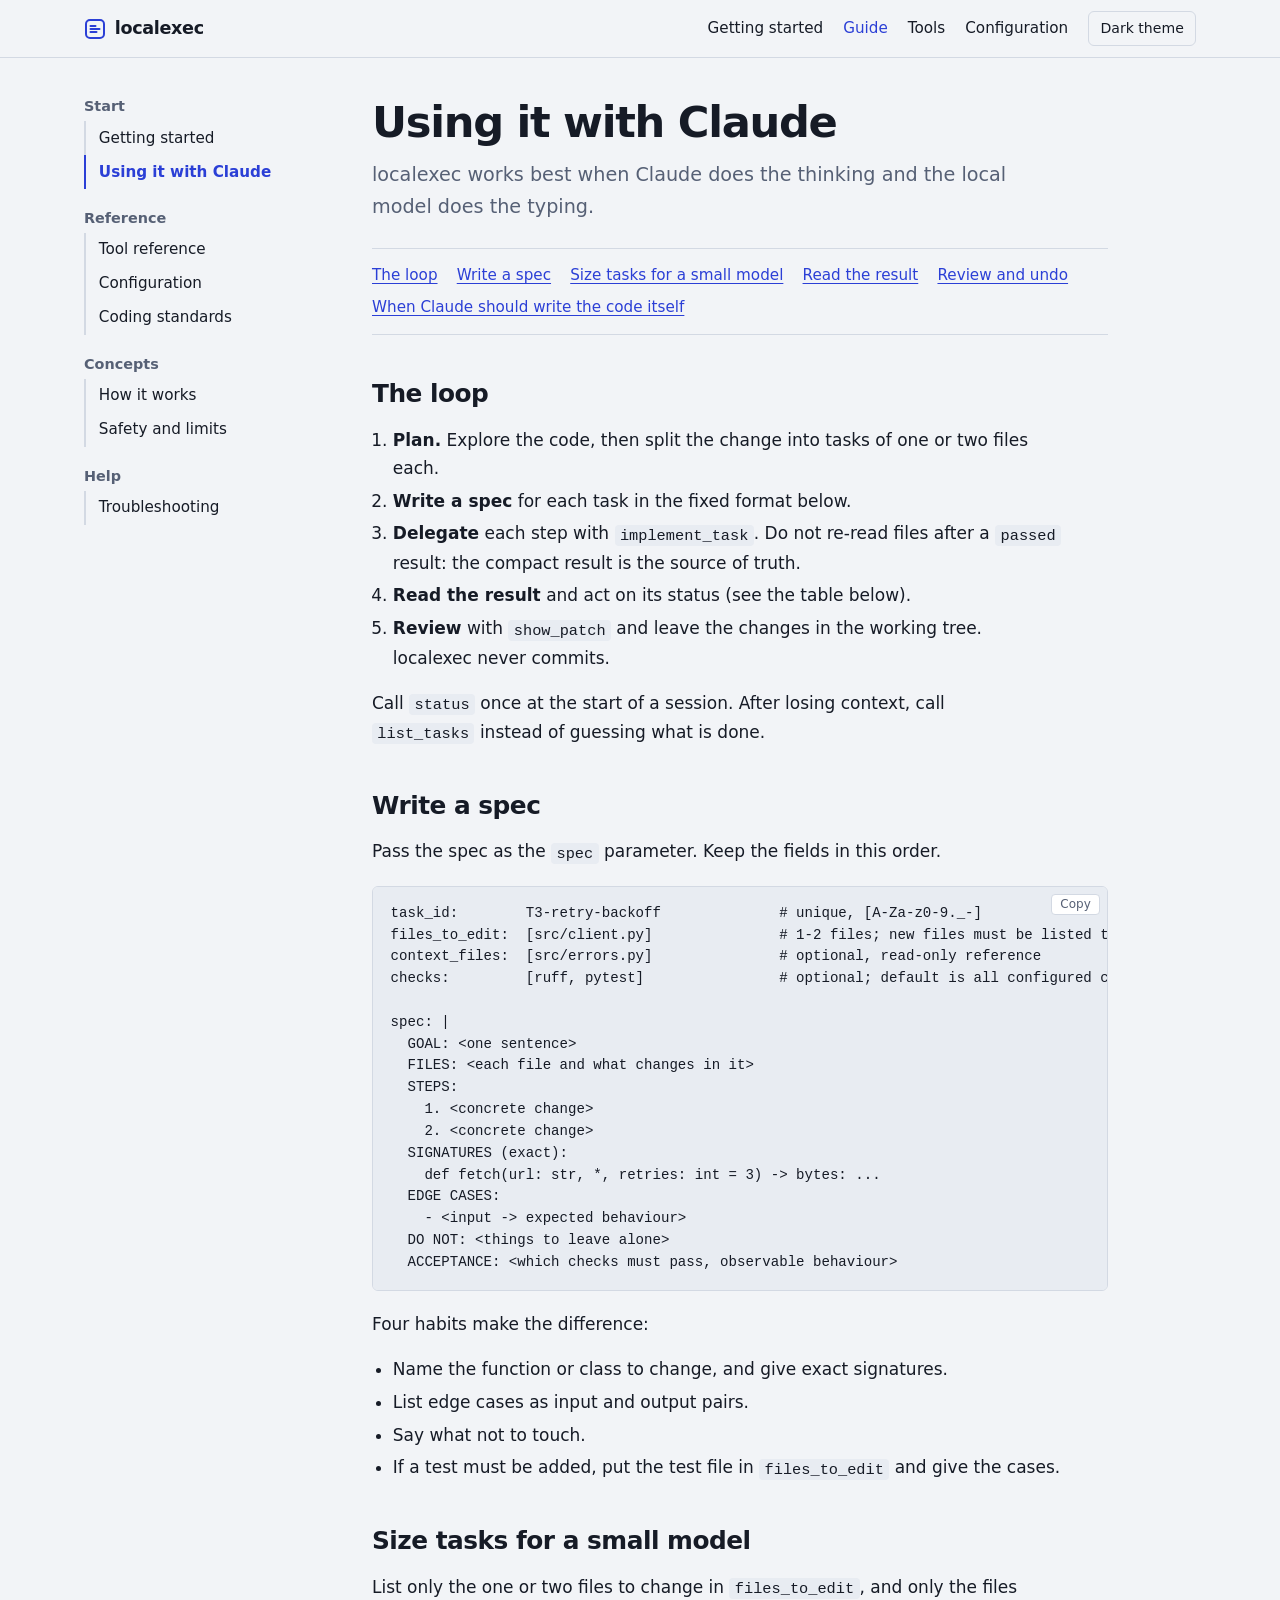
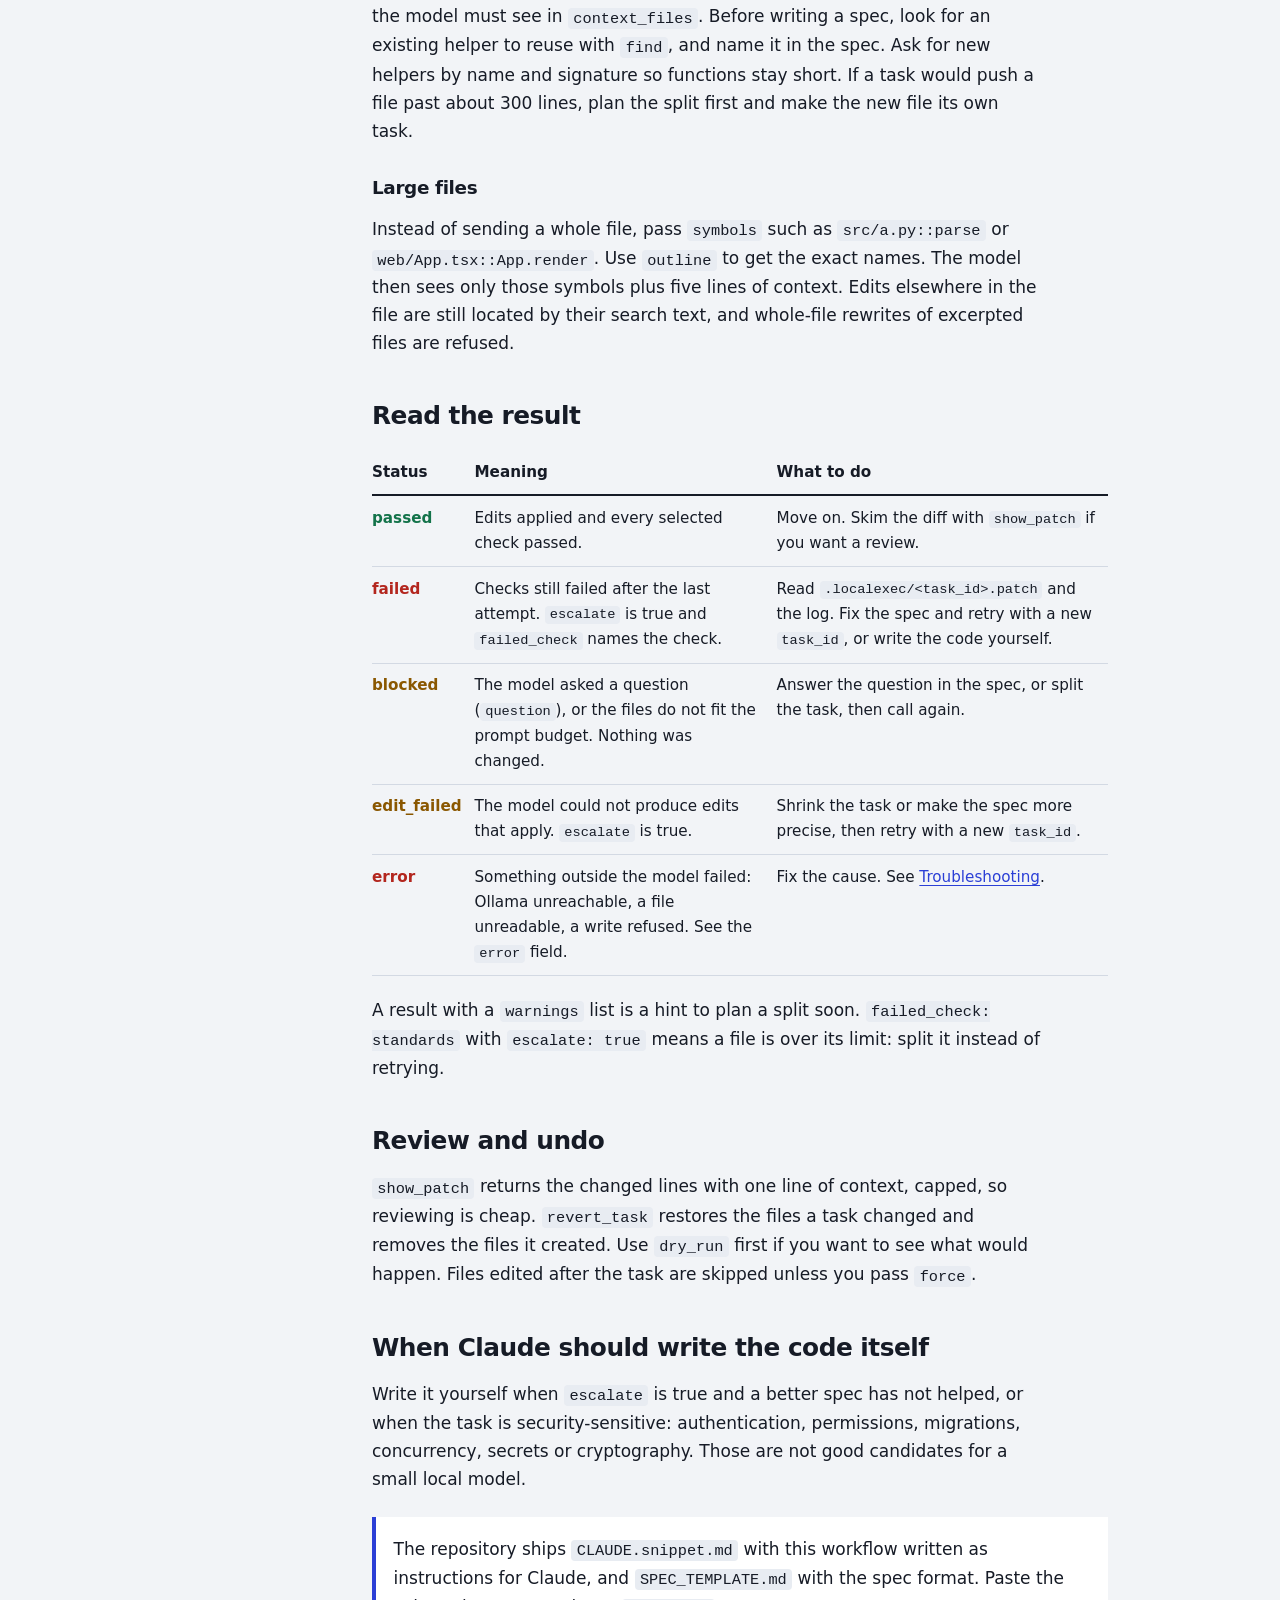
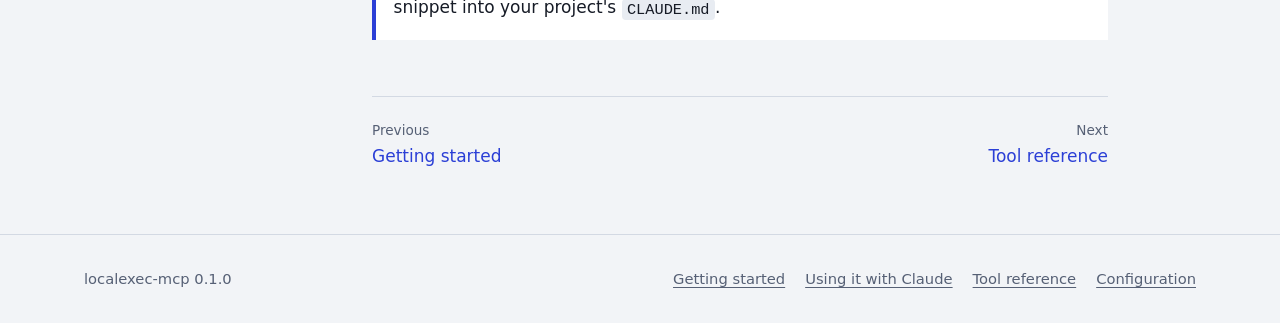
<file: docs/guide.html>
<!doctype html>
<html lang="en" class="no-js">
<head>
<meta charset="utf-8">
<meta name="viewport" content="width=device-width, initial-scale=1">
<meta name="color-scheme" content="light dark">
<title>Using it with Claude | localexec</title>
<meta name="description" content="How Claude should plan, specify and review the tasks it delegates.">
<meta property="og:title" content="Using it with Claude | localexec">
<meta property="og:description" content="How Claude should plan, specify and review the tasks it delegates.">
<link rel="icon" href="data:image/svg+xml,%3Csvg xmlns='http://www.w3.org/2000/svg' viewBox='0 0 22 22' fill='none' stroke='%232b3fd6' stroke-width='2' stroke-linecap='round'%3E%3Crect x='2' y='2' width='18' height='18' rx='4'/%3E%3Cpath d='M6.5 8h5M6.5 11h9M6.5 14h6'/%3E%3C/svg%3E">
<link rel="stylesheet" href="assets/style.css">
<script>try{var t=localStorage.getItem('localexec-theme');if(t)document.documentElement.setAttribute('data-theme',t)}catch(e){}</script>
</head>
<body>
<a class="skip" href="#main">Skip to content</a>
<header class="site-header"><div class="bar"><a class="brand" href="index.html"><svg width="22" height="22" viewBox="0 0 22 22" fill="none" stroke="currentColor" stroke-width="2" stroke-linecap="round" aria-hidden="true"><rect x="2" y="2" width="18" height="18" rx="4"/><path d="M6.5 8h5M6.5 11h9M6.5 14h6"/></svg>localexec</a><nav aria-label="Primary"><a href="getting-started.html" class="hide-sm">Getting started</a><a href="guide.html" aria-current="page" class="hide-sm">Guide</a><a href="tools.html" class="hide-sm">Tools</a><a href="configuration.html" class="hide-sm">Configuration</a><button class="theme" type="button">Dark theme</button></nav></div></header>
<div class="docs"><nav class="sidebar" aria-label="Documentation"><h2>Start</h2><ul><li><a href="getting-started.html">Getting started</a></li><li><a href="guide.html" aria-current="page">Using it with Claude</a></li></ul><h2>Reference</h2><ul><li><a href="tools.html">Tool reference</a></li><li><a href="configuration.html">Configuration</a></li><li><a href="standards.html">Coding standards</a></li></ul><h2>Concepts</h2><ul><li><a href="how-it-works.html">How it works</a></li><li><a href="safety.html">Safety and limits</a></li></ul><h2>Help</h2><ul><li><a href="troubleshooting.html">Troubleshooting</a></li></ul></nav><main id="main"><article><h1>Using it with Claude</h1><p class="lead">localexec works best when Claude does the thinking and the local model does the typing.</p><ul class="toc"><li><a href="#loop">The loop</a></li><li><a href="#spec">Write a spec</a></li><li><a href="#size">Size tasks for a small model</a></li><li><a href="#results">Read the result</a></li><li><a href="#review">Review and undo</a></li><li><a href="#own-code">When Claude should write the code itself</a></li></ul><h2 id="loop">The loop</h2><ol><li><strong>Plan.</strong> Explore the code, then split the change into tasks of one or two files each.</li><li><strong>Write a spec</strong> for each task in the fixed format below.</li><li><strong>Delegate</strong> each step with <code>implement_task</code>. Do not re-read files after a <code>passed</code> result: the compact result is the source of truth.</li><li><strong>Read the result</strong> and act on its status (see the table below).</li><li><strong>Review</strong> with <code>show_patch</code> and leave the changes in the working tree. localexec never commits.</li></ol><p>Call <code>status</code> once at the start of a session. After losing context, call <code>list_tasks</code> instead of guessing what is done.</p><h2 id="spec">Write a spec</h2><p>Pass the spec as the <code>spec</code> parameter. Keep the fields in this order.</p><pre><code>task_id:        T3-retry-backoff              # unique, [A-Za-z0-9._-]
files_to_edit:  [src/client.py]               # 1-2 files; new files must be listed too
context_files:  [src/errors.py]               # optional, read-only reference
checks:         [ruff, pytest]                # optional; default is all configured checks

spec: |
  GOAL: &lt;one sentence&gt;
  FILES: &lt;each file and what changes in it&gt;
  STEPS:
    1. &lt;concrete change&gt;
    2. &lt;concrete change&gt;
  SIGNATURES (exact):
    def fetch(url: str, *, retries: int = 3) -&gt; bytes: ...
  EDGE CASES:
    - &lt;input -&gt; expected behaviour&gt;
  DO NOT: &lt;things to leave alone&gt;
  ACCEPTANCE: &lt;which checks must pass, observable behaviour&gt;</code></pre><p>Four habits make the difference:</p><ul><li>Name the function or class to change, and give exact signatures.</li><li>List edge cases as input and output pairs.</li><li>Say what not to touch.</li><li>If a test must be added, put the test file in <code>files_to_edit</code> and give the cases.</li></ul><h2 id="size">Size tasks for a small model</h2><p>List only the one or two files to change in <code>files_to_edit</code>, and only the files the model must see in <code>context_files</code>. Before writing a spec, look for an existing helper to reuse with <code>find</code>, and name it in the spec. Ask for new helpers by name and signature so functions stay short. If a task would push a file past about 300 lines, plan the split first and make the new file its own task.</p><h3 id="symbols">Large files</h3><p>Instead of sending a whole file, pass <code>symbols</code> such as <code>src/a.py::parse</code> or <code>web/App.tsx::App.render</code>. Use <code>outline</code> to get the exact names. The model then sees only those symbols plus five lines of context. Edits elsewhere in the file are still located by their search text, and whole-file rewrites of excerpted files are refused.</p><h2 id="results">Read the result</h2><div class="table-wrap"><table><thead><tr><th>Status</th><th>Meaning</th><th>What to do</th></tr></thead><tbody><tr><td><span class="st passed">passed</span></td><td>Edits applied and every selected check passed.</td><td>Move on. Skim the diff with <code>show_patch</code> if you want a review.</td></tr><tr><td><span class="st failed">failed</span></td><td>Checks still failed after the last attempt. <code>escalate</code> is true and <code>failed_check</code> names the check.</td><td>Read <code>.localexec/&lt;task_id&gt;.patch</code> and the log. Fix the spec and retry with a new <code>task_id</code>, or write the code yourself.</td></tr><tr><td><span class="st blocked">blocked</span></td><td>The model asked a question (<code>question</code>), or the files do not fit the prompt budget. Nothing was changed.</td><td>Answer the question in the spec, or split the task, then call again.</td></tr><tr><td><span class="st edit_failed">edit_failed</span></td><td>The model could not produce edits that apply. <code>escalate</code> is true.</td><td>Shrink the task or make the spec more precise, then retry with a new <code>task_id</code>.</td></tr><tr><td><span class="st error">error</span></td><td>Something outside the model failed: Ollama unreachable, a file unreadable, a write refused. See the <code>error</code> field.</td><td>Fix the cause. See <a href="troubleshooting.html">Troubleshooting</a>.</td></tr></tbody></table></div><p>A result with a <code>warnings</code> list is a hint to plan a split soon. <code>failed_check: standards</code> with <code>escalate: true</code> means a file is over its limit: split it instead of retrying.</p><h2 id="review">Review and undo</h2><p><code>show_patch</code> returns the changed lines with one line of context, capped, so reviewing is cheap. <code>revert_task</code> restores the files a task changed and removes the files it created. Use <code>dry_run</code> first if you want to see what would happen. Files edited after the task are skipped unless you pass <code>force</code>.</p><h2 id="own-code">When Claude should write the code itself</h2><p>Write it yourself when <code>escalate</code> is true and a better spec has not helped, or when the task is security-sensitive: authentication, permissions, migrations, concurrency, secrets or cryptography. Those are not good candidates for a small local model.</p><div class="callout"><p>The repository ships <code>CLAUDE.snippet.md</code> with this workflow written as instructions for Claude, and <code>SPEC_TEMPLATE.md</code> with the spec format. Paste the snippet into your project's <code>CLAUDE.md</code>.</p></div><div class="pager"><a class="prev" href="getting-started.html"><small>Previous</small>Getting started</a><a class="next" href="tools.html"><small>Next</small>Tool reference</a></div></article></main></div>
<footer class="site-footer"><div class="wrap"><span>localexec-mcp 0.1.0</span><span><a href="getting-started.html">Getting started</a><a href="guide.html">Using it with Claude</a><a href="tools.html">Tool reference</a><a href="configuration.html">Configuration</a></span></div></footer>
<script src="assets/site.js"></script>
</body>
</html>
</file>
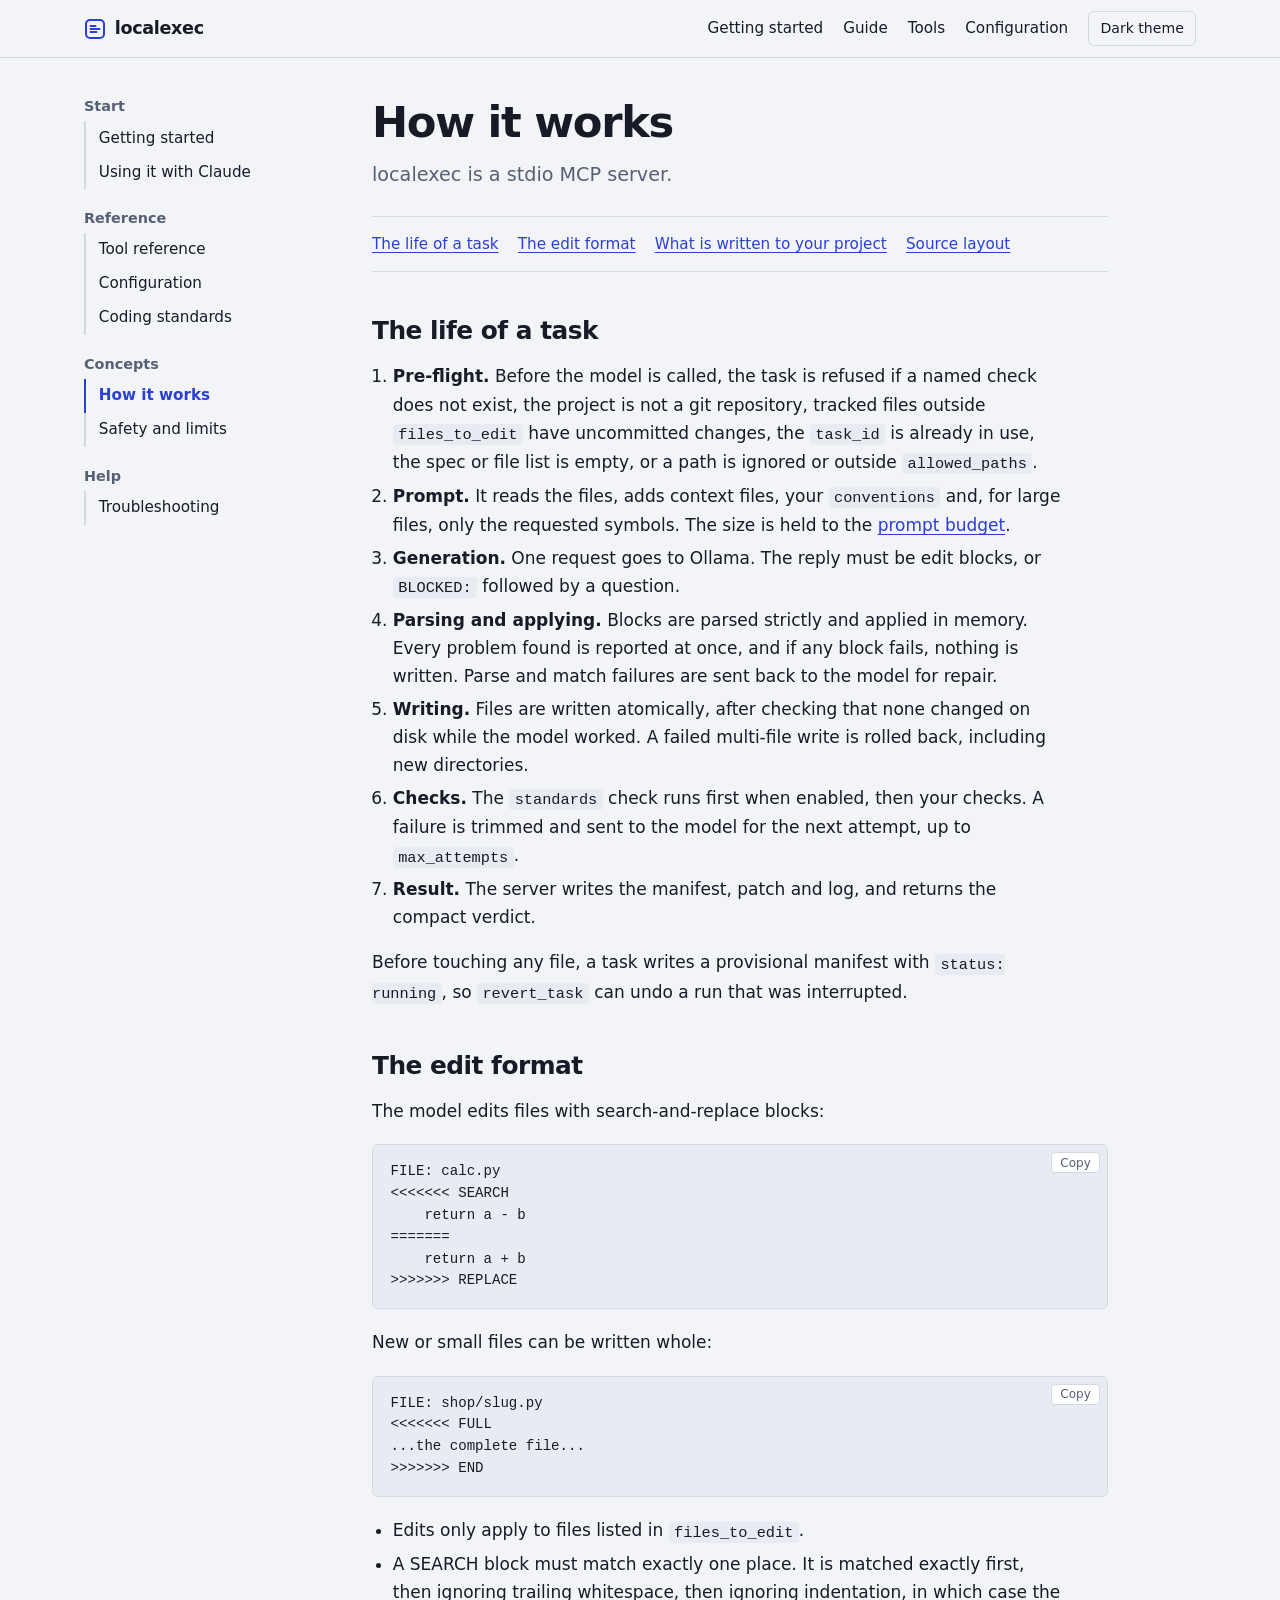
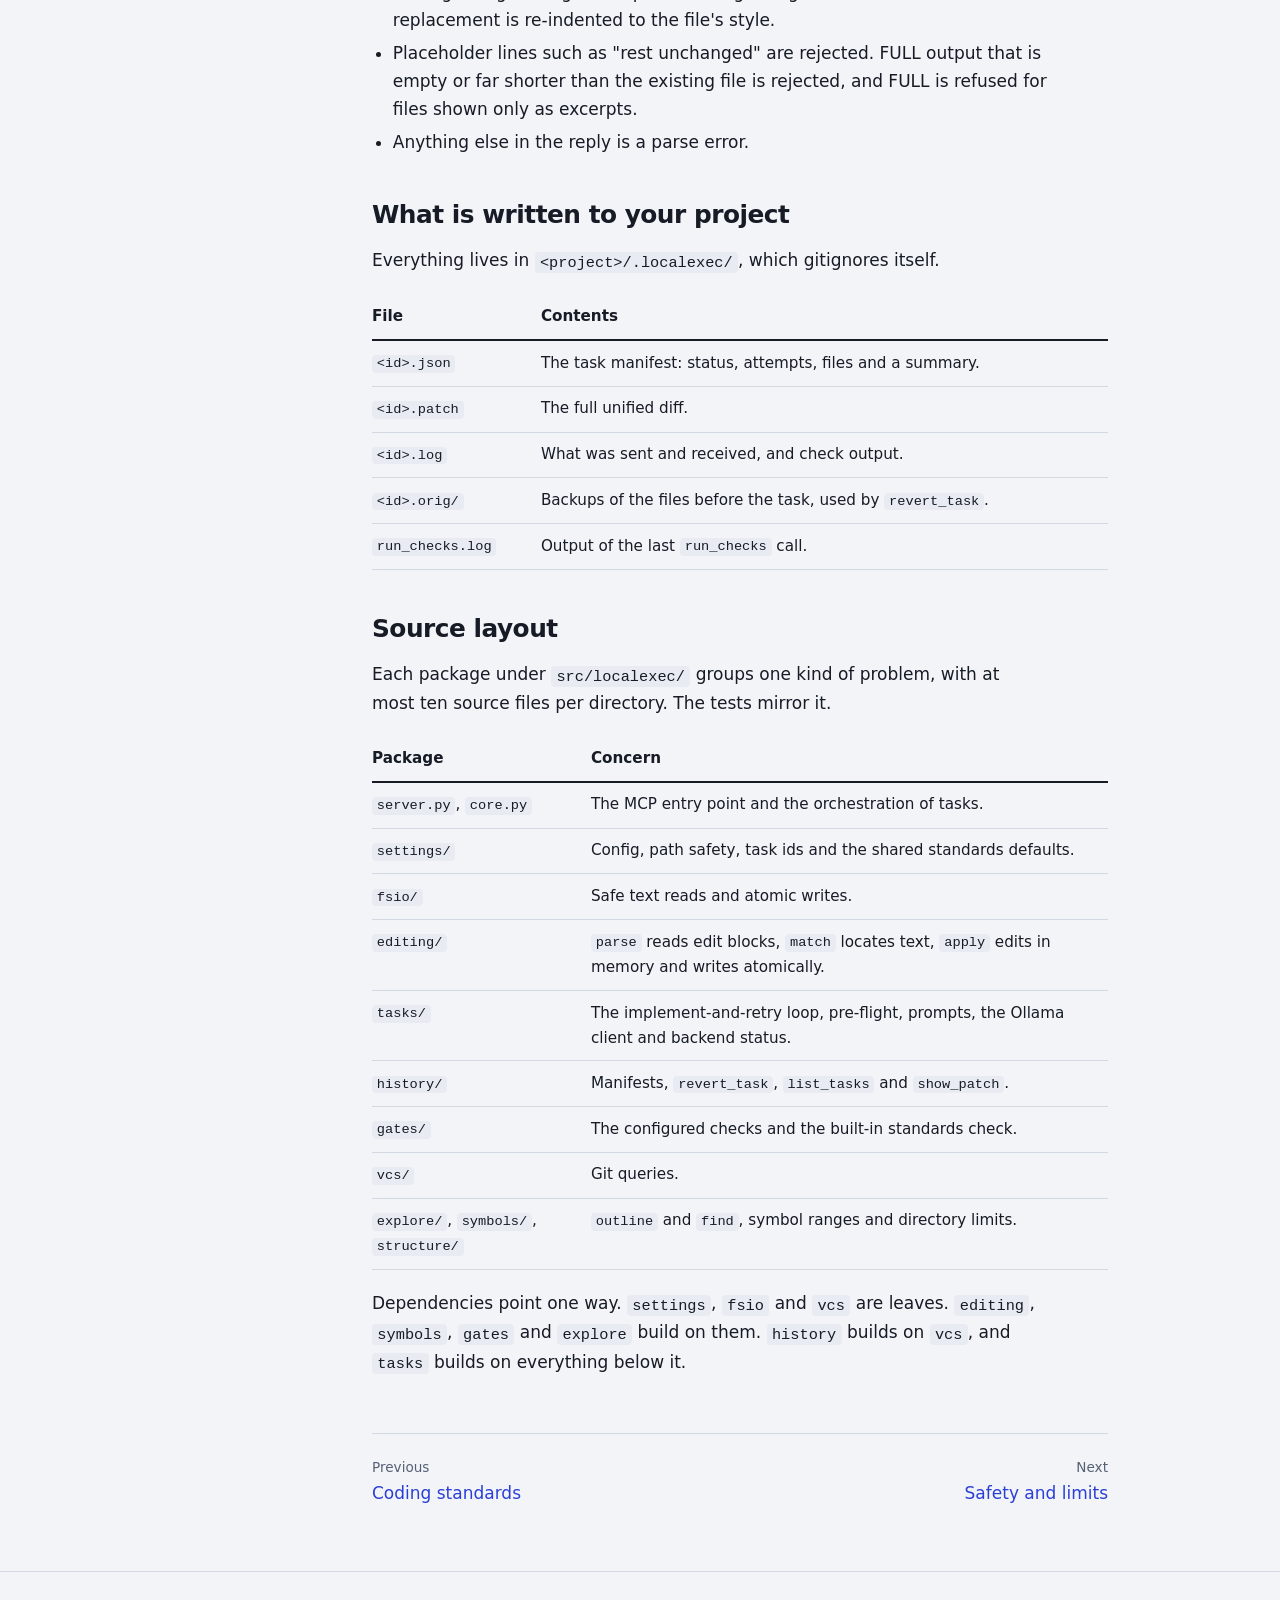
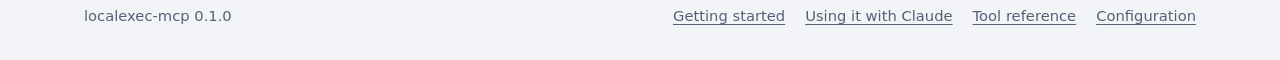
<file: docs/how-it-works.html>
<!doctype html>
<html lang="en" class="no-js">
<head>
<meta charset="utf-8">
<meta name="viewport" content="width=device-width, initial-scale=1">
<meta name="color-scheme" content="light dark">
<title>How it works | localexec</title>
<meta name="description" content="The life of a task, the edit format and how the code is organised.">
<meta property="og:title" content="How it works | localexec">
<meta property="og:description" content="The life of a task, the edit format and how the code is organised.">
<link rel="icon" href="data:image/svg+xml,%3Csvg xmlns='http://www.w3.org/2000/svg' viewBox='0 0 22 22' fill='none' stroke='%232b3fd6' stroke-width='2' stroke-linecap='round'%3E%3Crect x='2' y='2' width='18' height='18' rx='4'/%3E%3Cpath d='M6.5 8h5M6.5 11h9M6.5 14h6'/%3E%3C/svg%3E">
<link rel="stylesheet" href="assets/style.css">
<script>try{var t=localStorage.getItem('localexec-theme');if(t)document.documentElement.setAttribute('data-theme',t)}catch(e){}</script>
</head>
<body>
<a class="skip" href="#main">Skip to content</a>
<header class="site-header"><div class="bar"><a class="brand" href="index.html"><svg width="22" height="22" viewBox="0 0 22 22" fill="none" stroke="currentColor" stroke-width="2" stroke-linecap="round" aria-hidden="true"><rect x="2" y="2" width="18" height="18" rx="4"/><path d="M6.5 8h5M6.5 11h9M6.5 14h6"/></svg>localexec</a><nav aria-label="Primary"><a href="getting-started.html" class="hide-sm">Getting started</a><a href="guide.html" class="hide-sm">Guide</a><a href="tools.html" class="hide-sm">Tools</a><a href="configuration.html" class="hide-sm">Configuration</a><button class="theme" type="button">Dark theme</button></nav></div></header>
<div class="docs"><nav class="sidebar" aria-label="Documentation"><h2>Start</h2><ul><li><a href="getting-started.html">Getting started</a></li><li><a href="guide.html">Using it with Claude</a></li></ul><h2>Reference</h2><ul><li><a href="tools.html">Tool reference</a></li><li><a href="configuration.html">Configuration</a></li><li><a href="standards.html">Coding standards</a></li></ul><h2>Concepts</h2><ul><li><a href="how-it-works.html" aria-current="page">How it works</a></li><li><a href="safety.html">Safety and limits</a></li></ul><h2>Help</h2><ul><li><a href="troubleshooting.html">Troubleshooting</a></li></ul></nav><main id="main"><article><h1>How it works</h1><p class="lead">localexec is a stdio MCP server.</p><ul class="toc"><li><a href="#lifecycle">The life of a task</a></li><li><a href="#edit-format">The edit format</a></li><li><a href="#state">What is written to your project</a></li><li><a href="#layout">Source layout</a></li></ul><h2 id="lifecycle">The life of a task</h2><ol><li><strong>Pre-flight.</strong> Before the model is called, the task is refused if a named check does not exist, the project is not a git repository, tracked files outside <code>files_to_edit</code> have uncommitted changes, the <code>task_id</code> is already in use, the spec or file list is empty, or a path is ignored or outside <code>allowed_paths</code>.</li><li><strong>Prompt.</strong> It reads the files, adds context files, your <code>conventions</code> and, for large files, only the requested symbols. The size is held to the <a href="configuration.html#budget">prompt budget</a>.</li><li><strong>Generation.</strong> One request goes to Ollama. The reply must be edit blocks, or <code>BLOCKED:</code> followed by a question.</li><li><strong>Parsing and applying.</strong> Blocks are parsed strictly and applied in memory. Every problem found is reported at once, and if any block fails, nothing is written. Parse and match failures are sent back to the model for repair.</li><li><strong>Writing.</strong> Files are written atomically, after checking that none changed on disk while the model worked. A failed multi-file write is rolled back, including new directories.</li><li><strong>Checks.</strong> The <code>standards</code> check runs first when enabled, then your checks. A failure is trimmed and sent to the model for the next attempt, up to <code>max_attempts</code>.</li><li><strong>Result.</strong> The server writes the manifest, patch and log, and returns the compact verdict.</li></ol><p>Before touching any file, a task writes a provisional manifest with <code>status: running</code>, so <code>revert_task</code> can undo a run that was interrupted.</p><h2 id="edit-format">The edit format</h2><p>The model edits files with search-and-replace blocks:</p><pre><code>FILE: calc.py
&lt;&lt;&lt;&lt;&lt;&lt;&lt; SEARCH
    return a - b
=======
    return a + b
&gt;&gt;&gt;&gt;&gt;&gt;&gt; REPLACE</code></pre><p>New or small files can be written whole:</p><pre><code>FILE: shop/slug.py
&lt;&lt;&lt;&lt;&lt;&lt;&lt; FULL
...the complete file...
&gt;&gt;&gt;&gt;&gt;&gt;&gt; END</code></pre><ul><li>Edits only apply to files listed in <code>files_to_edit</code>.</li><li>A SEARCH block must match exactly one place. It is matched exactly first, then ignoring trailing whitespace, then ignoring indentation, in which case the replacement is re-indented to the file's style.</li><li>Placeholder lines such as "rest unchanged" are rejected. FULL output that is empty or far shorter than the existing file is rejected, and FULL is refused for files shown only as excerpts.</li><li>Anything else in the reply is a parse error.</li></ul><h2 id="state">What is written to your project</h2><p>Everything lives in <code>&lt;project&gt;/.localexec/</code>, which gitignores itself.</p><div class="table-wrap"><table><thead><tr><th>File</th><th>Contents</th></tr></thead><tbody><tr><td><code>&lt;id&gt;.json</code></td><td>The task manifest: status, attempts, files and a summary.</td></tr><tr><td><code>&lt;id&gt;.patch</code></td><td>The full unified diff.</td></tr><tr><td><code>&lt;id&gt;.log</code></td><td>What was sent and received, and check output.</td></tr><tr><td><code>&lt;id&gt;.orig/</code></td><td>Backups of the files before the task, used by <code>revert_task</code>.</td></tr><tr><td><code>run_checks.log</code></td><td>Output of the last <code>run_checks</code> call.</td></tr></tbody></table></div><h2 id="layout">Source layout</h2><p>Each package under <code>src/localexec/</code> groups one kind of problem, with at most ten source files per directory. The tests mirror it.</p><div class="table-wrap"><table><thead><tr><th>Package</th><th>Concern</th></tr></thead><tbody><tr><td><code>server.py</code>, <code>core.py</code></td><td>The MCP entry point and the orchestration of tasks.</td></tr><tr><td><code>settings/</code></td><td>Config, path safety, task ids and the shared standards defaults.</td></tr><tr><td><code>fsio/</code></td><td>Safe text reads and atomic writes.</td></tr><tr><td><code>editing/</code></td><td><code>parse</code> reads edit blocks, <code>match</code> locates text, <code>apply</code> edits in memory and writes atomically.</td></tr><tr><td><code>tasks/</code></td><td>The implement-and-retry loop, pre-flight, prompts, the Ollama client and backend status.</td></tr><tr><td><code>history/</code></td><td>Manifests, <code>revert_task</code>, <code>list_tasks</code> and <code>show_patch</code>.</td></tr><tr><td><code>gates/</code></td><td>The configured checks and the built-in standards check.</td></tr><tr><td><code>vcs/</code></td><td>Git queries.</td></tr><tr><td><code>explore/</code>, <code>symbols/</code>, <code>structure/</code></td><td><code>outline</code> and <code>find</code>, symbol ranges and directory limits.</td></tr></tbody></table></div><p>Dependencies point one way. <code>settings</code>, <code>fsio</code> and <code>vcs</code> are leaves. <code>editing</code>, <code>symbols</code>, <code>gates</code> and <code>explore</code> build on them. <code>history</code> builds on <code>vcs</code>, and <code>tasks</code> builds on everything below it.</p><div class="pager"><a class="prev" href="standards.html"><small>Previous</small>Coding standards</a><a class="next" href="safety.html"><small>Next</small>Safety and limits</a></div></article></main></div>
<footer class="site-footer"><div class="wrap"><span>localexec-mcp 0.1.0</span><span><a href="getting-started.html">Getting started</a><a href="guide.html">Using it with Claude</a><a href="tools.html">Tool reference</a><a href="configuration.html">Configuration</a></span></div></footer>
<script src="assets/site.js"></script>
</body>
</html>
</file>
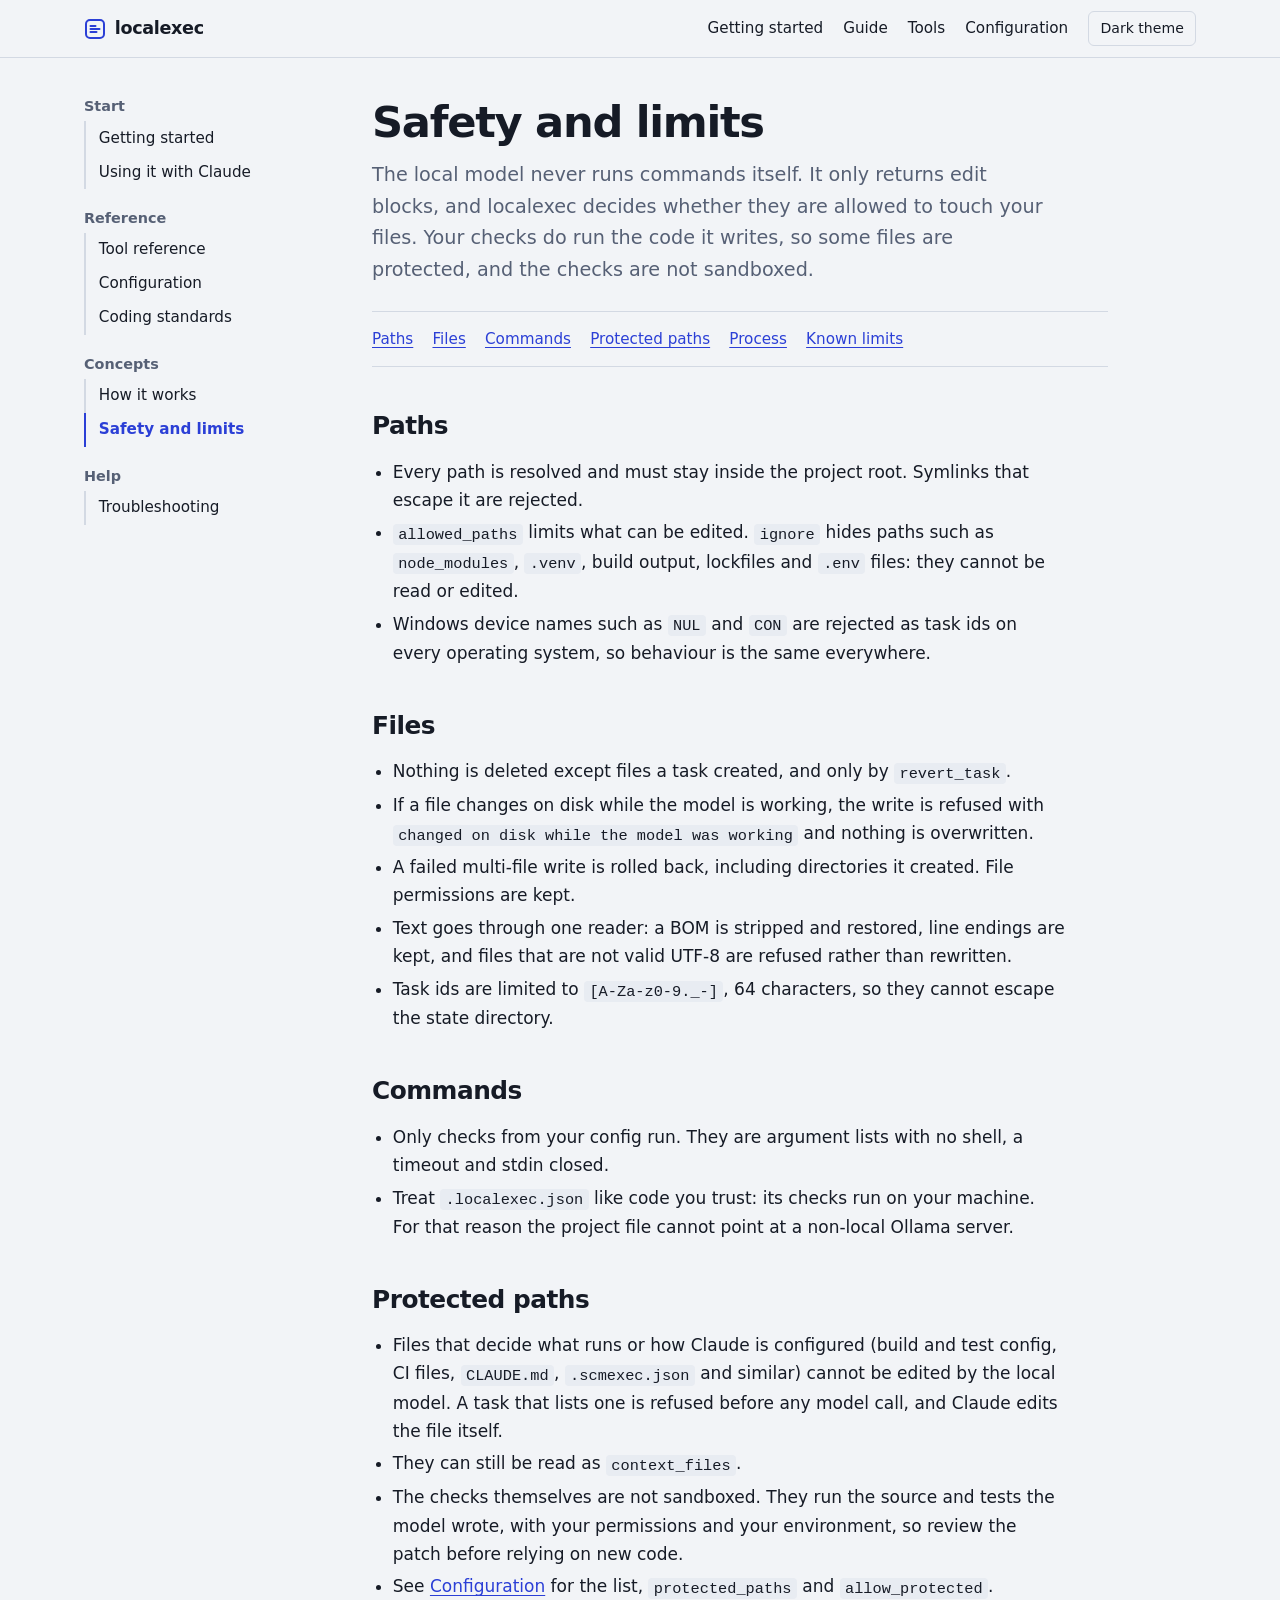
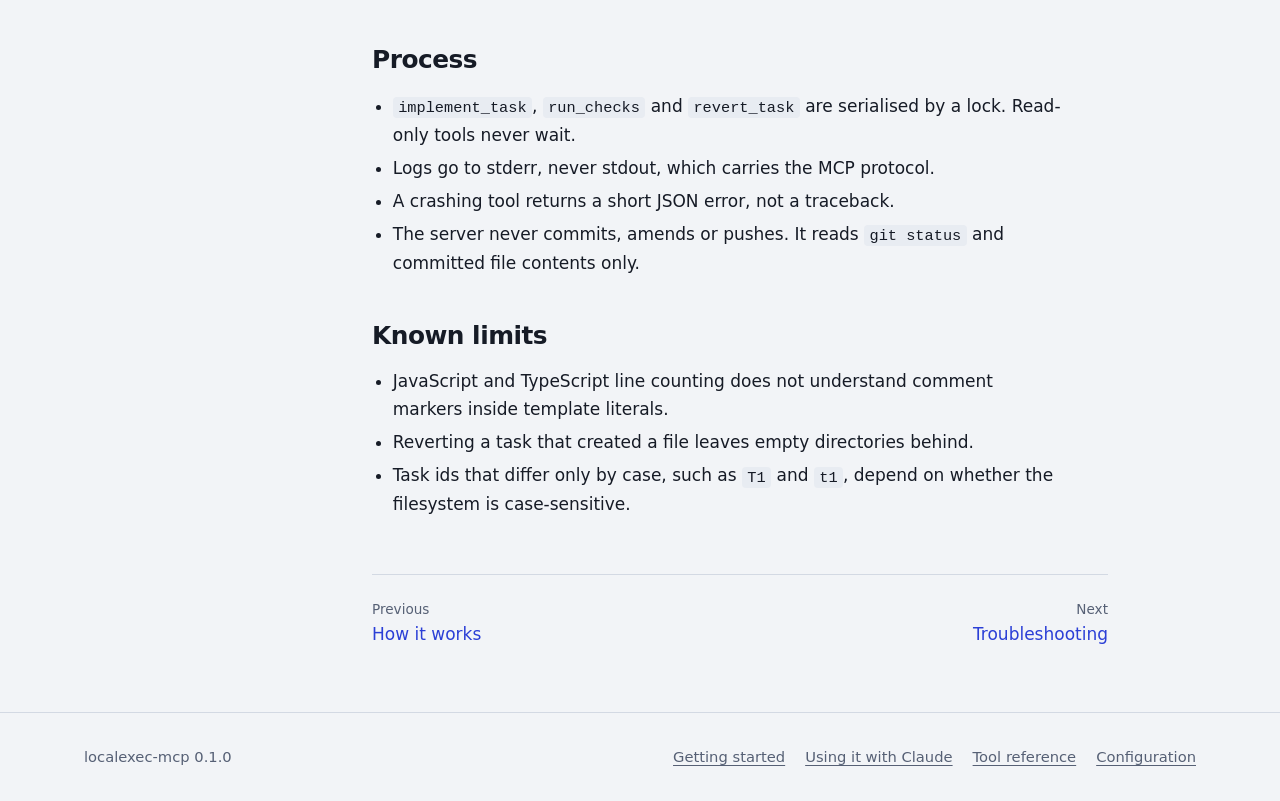
<file: docs/safety.html>
<!doctype html>
<html lang="en" class="no-js">
<head>
<meta charset="utf-8">
<meta name="viewport" content="width=device-width, initial-scale=1">
<meta name="color-scheme" content="light dark">
<title>Safety and limits | localexec</title>
<meta name="description" content="What localexec will and will not touch.">
<meta property="og:title" content="Safety and limits | localexec">
<meta property="og:description" content="What localexec will and will not touch.">
<link rel="icon" href="data:image/svg+xml,%3Csvg xmlns='http://www.w3.org/2000/svg' viewBox='0 0 22 22' fill='none' stroke='%232b3fd6' stroke-width='2' stroke-linecap='round'%3E%3Crect x='2' y='2' width='18' height='18' rx='4'/%3E%3Cpath d='M6.5 8h5M6.5 11h9M6.5 14h6'/%3E%3C/svg%3E">
<link rel="stylesheet" href="assets/style.css">
<script>try{var t=localStorage.getItem('localexec-theme');if(t)document.documentElement.setAttribute('data-theme',t)}catch(e){}</script>
</head>
<body>
<a class="skip" href="#main">Skip to content</a>
<header class="site-header"><div class="bar"><a class="brand" href="index.html"><svg width="22" height="22" viewBox="0 0 22 22" fill="none" stroke="currentColor" stroke-width="2" stroke-linecap="round" aria-hidden="true"><rect x="2" y="2" width="18" height="18" rx="4"/><path d="M6.5 8h5M6.5 11h9M6.5 14h6"/></svg>localexec</a><nav aria-label="Primary"><a href="getting-started.html" class="hide-sm">Getting started</a><a href="guide.html" class="hide-sm">Guide</a><a href="tools.html" class="hide-sm">Tools</a><a href="configuration.html" class="hide-sm">Configuration</a><button class="theme" type="button">Dark theme</button></nav></div></header>
<div class="docs"><nav class="sidebar" aria-label="Documentation"><h2>Start</h2><ul><li><a href="getting-started.html">Getting started</a></li><li><a href="guide.html">Using it with Claude</a></li></ul><h2>Reference</h2><ul><li><a href="tools.html">Tool reference</a></li><li><a href="configuration.html">Configuration</a></li><li><a href="standards.html">Coding standards</a></li></ul><h2>Concepts</h2><ul><li><a href="how-it-works.html">How it works</a></li><li><a href="safety.html" aria-current="page">Safety and limits</a></li></ul><h2>Help</h2><ul><li><a href="troubleshooting.html">Troubleshooting</a></li></ul></nav><main id="main"><article><h1>Safety and limits</h1><p class="lead">The local model never runs commands itself. It only returns edit blocks, and localexec decides whether they are allowed to touch your files. Your checks do run the code it writes, so some files are protected, and the checks are not sandboxed.</p><ul class="toc"><li><a href="#paths">Paths</a></li><li><a href="#files">Files</a></li><li><a href="#commands">Commands</a></li><li><a href="#protected">Protected paths</a></li><li><a href="#process">Process</a></li><li><a href="#limits">Known limits</a></li></ul><h2 id="paths">Paths</h2><ul><li>Every path is resolved and must stay inside the project root. Symlinks that escape it are rejected.</li><li><code>allowed_paths</code> limits what can be edited. <code>ignore</code> hides paths such as <code>node_modules</code>, <code>.venv</code>, build output, lockfiles and <code>.env</code> files: they cannot be read or edited.</li><li>Windows device names such as <code>NUL</code> and <code>CON</code> are rejected as task ids on every operating system, so behaviour is the same everywhere.</li></ul><h2 id="files">Files</h2><ul><li>Nothing is deleted except files a task created, and only by <code>revert_task</code>.</li><li>If a file changes on disk while the model is working, the write is refused with <code>changed on disk while the model was working</code> and nothing is overwritten.</li><li>A failed multi-file write is rolled back, including directories it created. File permissions are kept.</li><li>Text goes through one reader: a BOM is stripped and restored, line endings are kept, and files that are not valid UTF-8 are refused rather than rewritten.</li><li>Task ids are limited to <code>[A-Za-z0-9._-]</code>, 64 characters, so they cannot escape the state directory.</li></ul><h2 id="commands">Commands</h2><ul><li>Only checks from your config run. They are argument lists with no shell, a timeout and stdin closed.</li><li>Treat <code>.localexec.json</code> like code you trust: its checks run on your machine. For that reason the project file cannot point at a non-local Ollama server.</li></ul><h2 id="protected">Protected paths</h2><ul><li>Files that decide what runs or how Claude is configured (build and test config, CI files, <code>CLAUDE.md</code>, <code>.scmexec.json</code> and similar) cannot be edited by the local model. A task that lists one is refused before any model call, and Claude edits the file itself.</li><li>They can still be read as <code>context_files</code>.</li><li>The checks themselves are not sandboxed. They run the source and tests the model wrote, with your permissions and your environment, so review the patch before relying on new code.</li><li>See <a href="configuration.html#protected">Configuration</a> for the list, <code>protected_paths</code> and <code>allow_protected</code>.</li></ul><h2 id="process">Process</h2><ul><li><code>implement_task</code>, <code>run_checks</code> and <code>revert_task</code> are serialised by a lock. Read-only tools never wait.</li><li>Logs go to stderr, never stdout, which carries the MCP protocol.</li><li>A crashing tool returns a short JSON error, not a traceback.</li><li>The server never commits, amends or pushes. It reads <code>git status</code> and committed file contents only.</li></ul><h2 id="limits">Known limits</h2><ul><li>JavaScript and TypeScript line counting does not understand comment markers inside template literals.</li><li>Reverting a task that created a file leaves empty directories behind.</li><li>Task ids that differ only by case, such as <code>T1</code> and <code>t1</code>, depend on whether the filesystem is case-sensitive.</li></ul><div class="pager"><a class="prev" href="how-it-works.html"><small>Previous</small>How it works</a><a class="next" href="troubleshooting.html"><small>Next</small>Troubleshooting</a></div></article></main></div>
<footer class="site-footer"><div class="wrap"><span>localexec-mcp 0.1.0</span><span><a href="getting-started.html">Getting started</a><a href="guide.html">Using it with Claude</a><a href="tools.html">Tool reference</a><a href="configuration.html">Configuration</a></span></div></footer>
<script src="assets/site.js"></script>
</body>
</html>
</file>
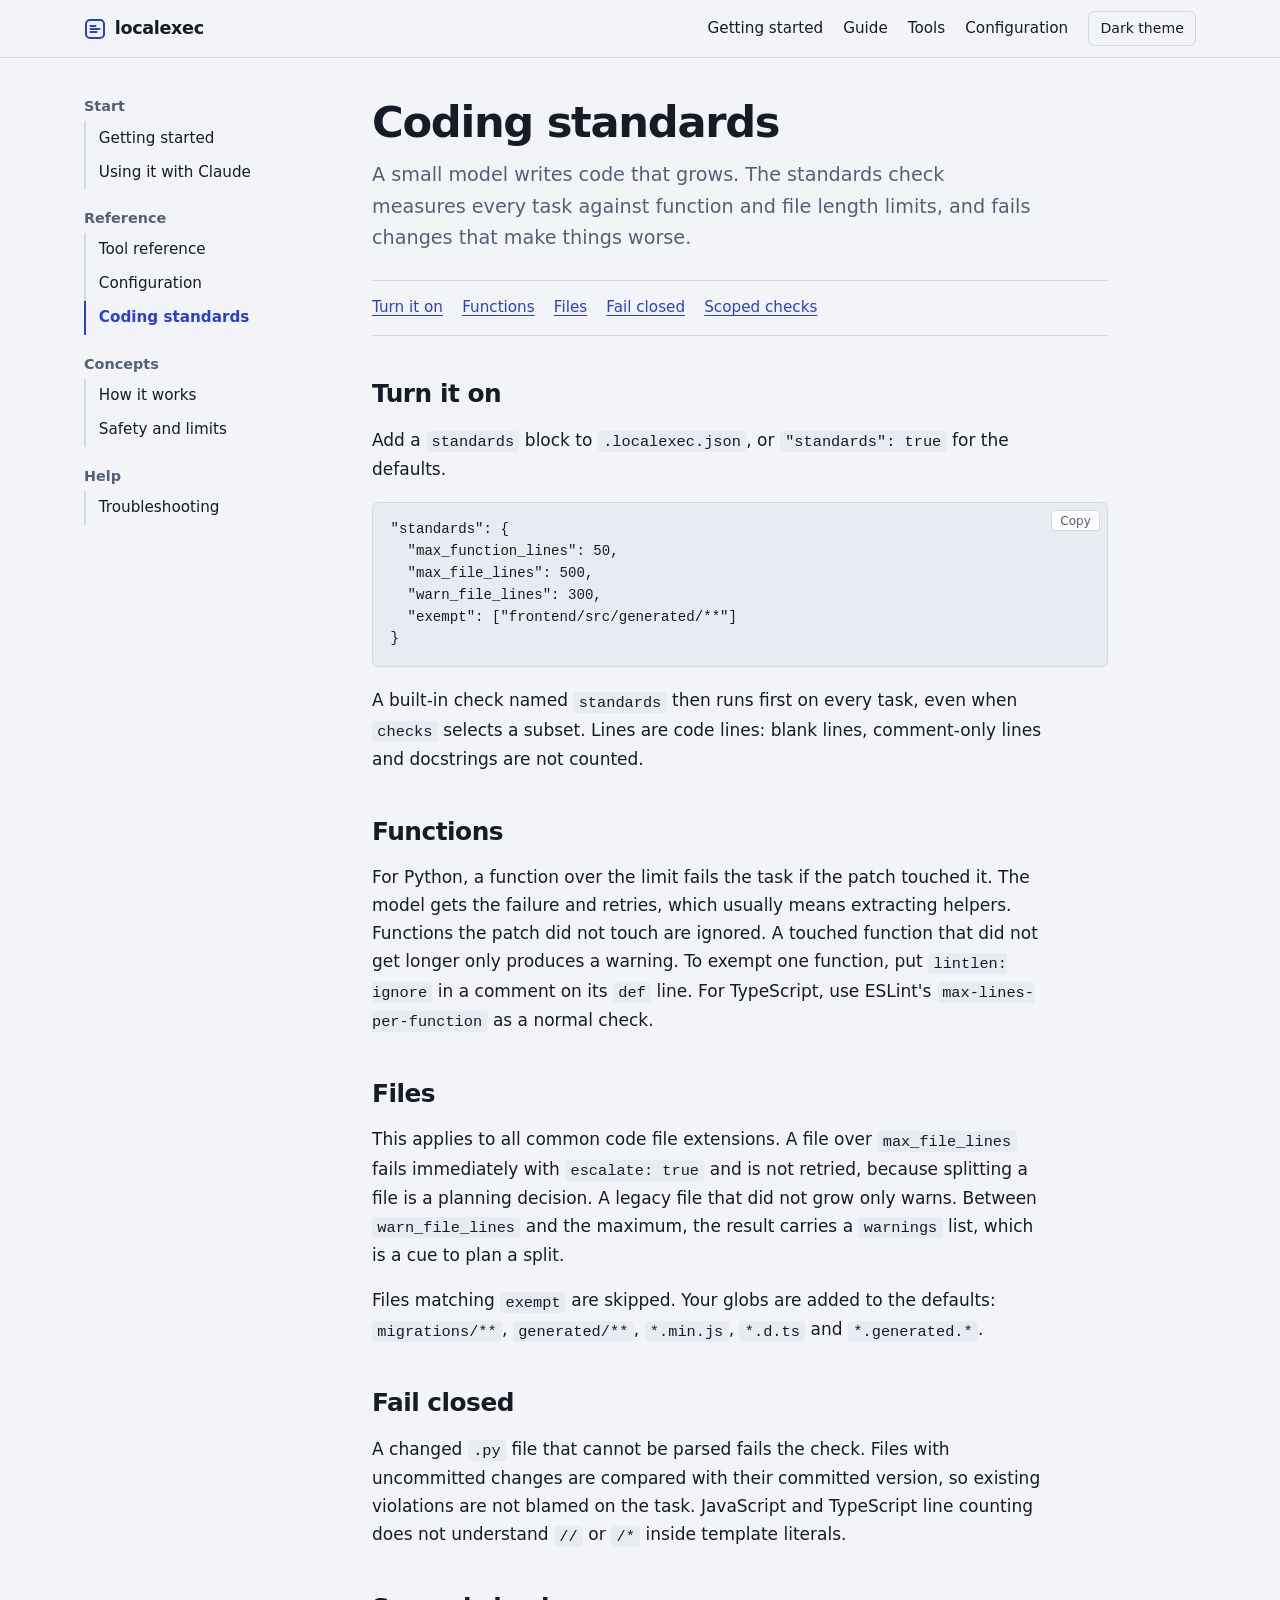
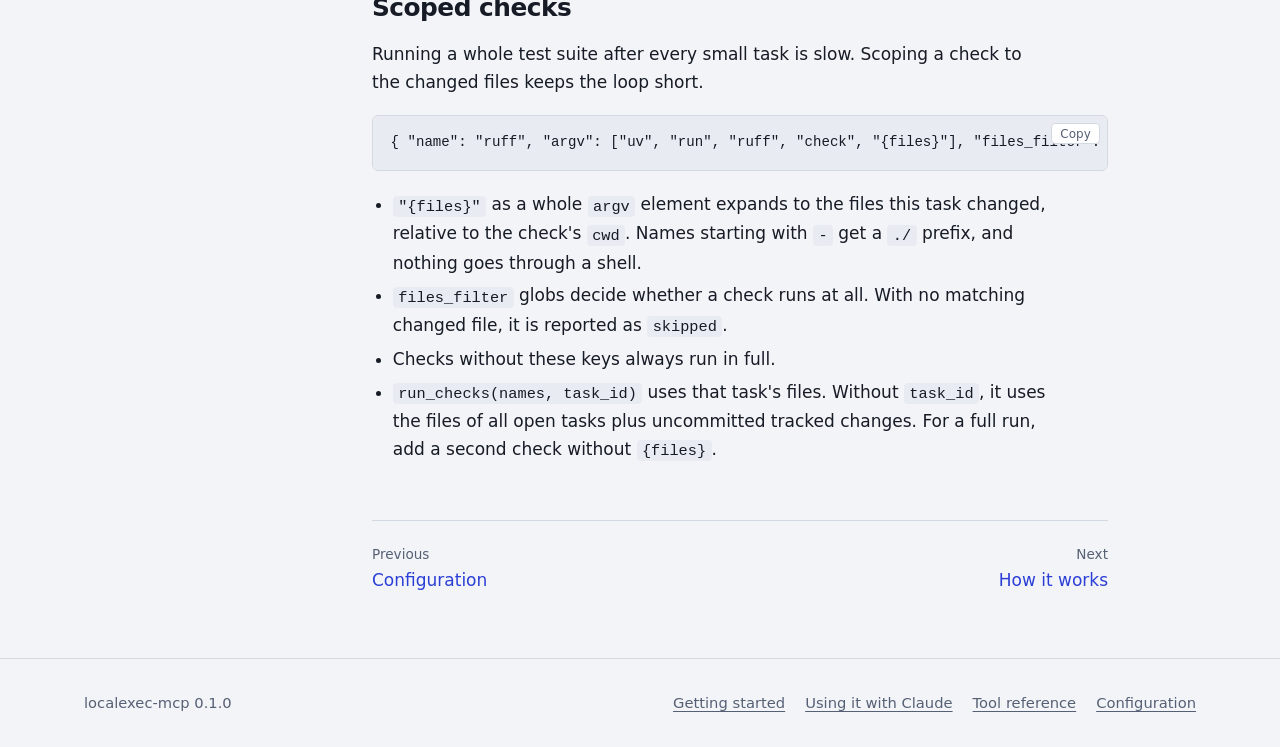
<file: docs/standards.html>
<!doctype html>
<html lang="en" class="no-js">
<head>
<meta charset="utf-8">
<meta name="viewport" content="width=device-width, initial-scale=1">
<meta name="color-scheme" content="light dark">
<title>Coding standards | localexec</title>
<meta name="description" content="Function and file length limits, and checks scoped to the files a task changed.">
<meta property="og:title" content="Coding standards | localexec">
<meta property="og:description" content="Function and file length limits, and checks scoped to the files a task changed.">
<link rel="icon" href="data:image/svg+xml,%3Csvg xmlns='http://www.w3.org/2000/svg' viewBox='0 0 22 22' fill='none' stroke='%232b3fd6' stroke-width='2' stroke-linecap='round'%3E%3Crect x='2' y='2' width='18' height='18' rx='4'/%3E%3Cpath d='M6.5 8h5M6.5 11h9M6.5 14h6'/%3E%3C/svg%3E">
<link rel="stylesheet" href="assets/style.css">
<script>try{var t=localStorage.getItem('localexec-theme');if(t)document.documentElement.setAttribute('data-theme',t)}catch(e){}</script>
</head>
<body>
<a class="skip" href="#main">Skip to content</a>
<header class="site-header"><div class="bar"><a class="brand" href="index.html"><svg width="22" height="22" viewBox="0 0 22 22" fill="none" stroke="currentColor" stroke-width="2" stroke-linecap="round" aria-hidden="true"><rect x="2" y="2" width="18" height="18" rx="4"/><path d="M6.5 8h5M6.5 11h9M6.5 14h6"/></svg>localexec</a><nav aria-label="Primary"><a href="getting-started.html" class="hide-sm">Getting started</a><a href="guide.html" class="hide-sm">Guide</a><a href="tools.html" class="hide-sm">Tools</a><a href="configuration.html" class="hide-sm">Configuration</a><button class="theme" type="button">Dark theme</button></nav></div></header>
<div class="docs"><nav class="sidebar" aria-label="Documentation"><h2>Start</h2><ul><li><a href="getting-started.html">Getting started</a></li><li><a href="guide.html">Using it with Claude</a></li></ul><h2>Reference</h2><ul><li><a href="tools.html">Tool reference</a></li><li><a href="configuration.html">Configuration</a></li><li><a href="standards.html" aria-current="page">Coding standards</a></li></ul><h2>Concepts</h2><ul><li><a href="how-it-works.html">How it works</a></li><li><a href="safety.html">Safety and limits</a></li></ul><h2>Help</h2><ul><li><a href="troubleshooting.html">Troubleshooting</a></li></ul></nav><main id="main"><article><h1>Coding standards</h1><p class="lead">A small model writes code that grows. The standards check measures every task against function and file length limits, and fails changes that make things worse.</p><ul class="toc"><li><a href="#enable">Turn it on</a></li><li><a href="#functions">Functions</a></li><li><a href="#files">Files</a></li><li><a href="#fail-closed">Fail closed</a></li><li><a href="#scoped">Scoped checks</a></li></ul><h2 id="enable">Turn it on</h2><p>Add a <code>standards</code> block to <code>.localexec.json</code>, or <code>"standards": true</code> for the defaults.</p><pre><code>"standards": {
  "max_function_lines": 50,
  "max_file_lines": 500,
  "warn_file_lines": 300,
  "exempt": ["frontend/src/generated/**"]
}</code></pre><p>A built-in check named <code>standards</code> then runs first on every task, even when <code>checks</code> selects a subset. Lines are code lines: blank lines, comment-only lines and docstrings are not counted.</p><h2 id="functions">Functions</h2><p>For Python, a function over the limit fails the task if the patch touched it. The model gets the failure and retries, which usually means extracting helpers. Functions the patch did not touch are ignored. A touched function that did not get longer only produces a warning. To exempt one function, put <code>lintlen: ignore</code> in a comment on its <code>def</code> line. For TypeScript, use ESLint's <code>max-lines-per-function</code> as a normal check.</p><h2 id="files">Files</h2><p>This applies to all common code file extensions. A file over <code>max_file_lines</code> fails immediately with <code>escalate: true</code> and is not retried, because splitting a file is a planning decision. A legacy file that did not grow only warns. Between <code>warn_file_lines</code> and the maximum, the result carries a <code>warnings</code> list, which is a cue to plan a split.</p><p>Files matching <code>exempt</code> are skipped. Your globs are added to the defaults: <code>migrations/**</code>, <code>generated/**</code>, <code>*.min.js</code>, <code>*.d.ts</code> and <code>*.generated.*</code>.</p><h2 id="fail-closed">Fail closed</h2><p>A changed <code>.py</code> file that cannot be parsed fails the check. Files with uncommitted changes are compared with their committed version, so existing violations are not blamed on the task. JavaScript and TypeScript line counting does not understand <code>//</code> or <code>/*</code> inside template literals.</p><h2 id="scoped">Scoped checks</h2><p>Running a whole test suite after every small task is slow. Scoping a check to the changed files keeps the loop short.</p><pre><code>{ "name": "ruff", "argv": ["uv", "run", "ruff", "check", "{files}"], "files_filter": ["*.py"] }</code></pre><ul><li><code>"{files}"</code> as a whole <code>argv</code> element expands to the files this task changed, relative to the check's <code>cwd</code>. Names starting with <code>-</code> get a <code>./</code> prefix, and nothing goes through a shell.</li><li><code>files_filter</code> globs decide whether a check runs at all. With no matching changed file, it is reported as <code>skipped</code>.</li><li>Checks without these keys always run in full.</li><li><code>run_checks(names, task_id)</code> uses that task's files. Without <code>task_id</code>, it uses the files of all open tasks plus uncommitted tracked changes. For a full run, add a second check without <code>{files}</code>.</li></ul><div class="pager"><a class="prev" href="configuration.html"><small>Previous</small>Configuration</a><a class="next" href="how-it-works.html"><small>Next</small>How it works</a></div></article></main></div>
<footer class="site-footer"><div class="wrap"><span>localexec-mcp 0.1.0</span><span><a href="getting-started.html">Getting started</a><a href="guide.html">Using it with Claude</a><a href="tools.html">Tool reference</a><a href="configuration.html">Configuration</a></span></div></footer>
<script src="assets/site.js"></script>
</body>
</html>
</file>
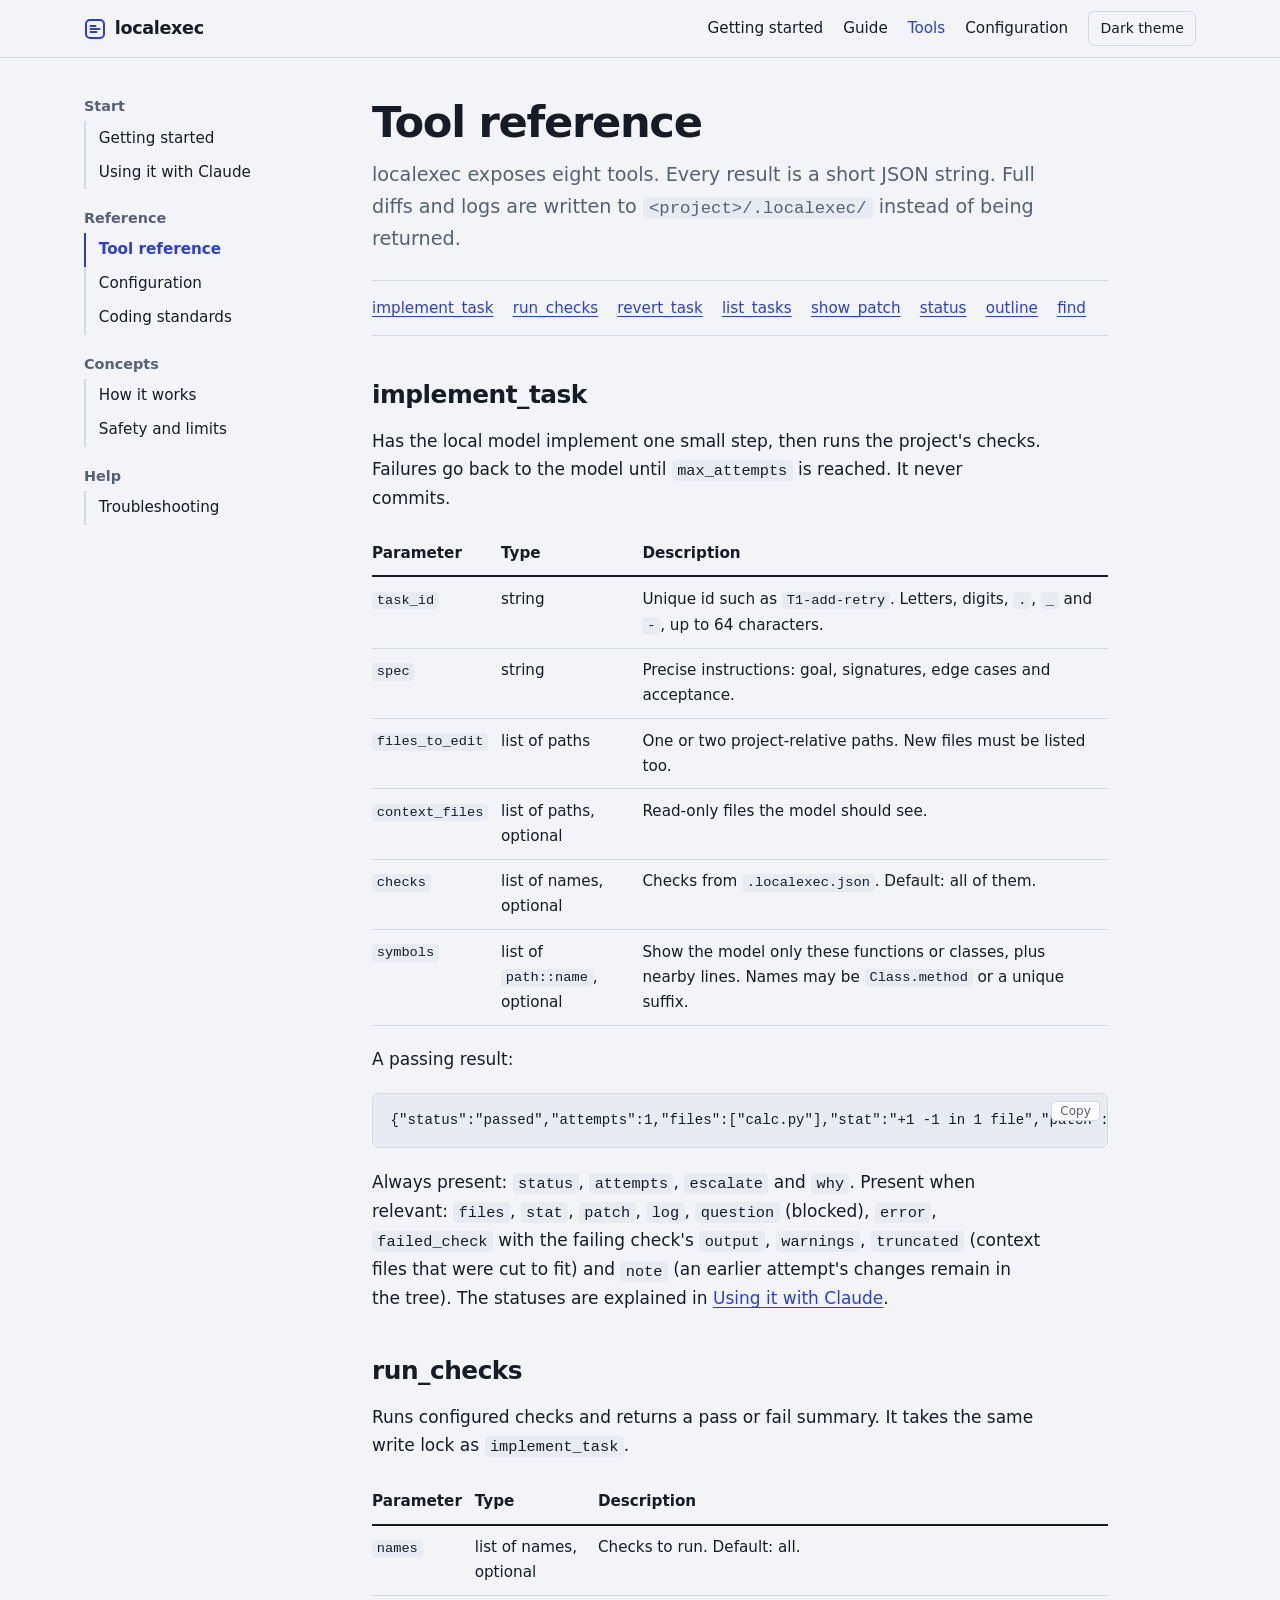
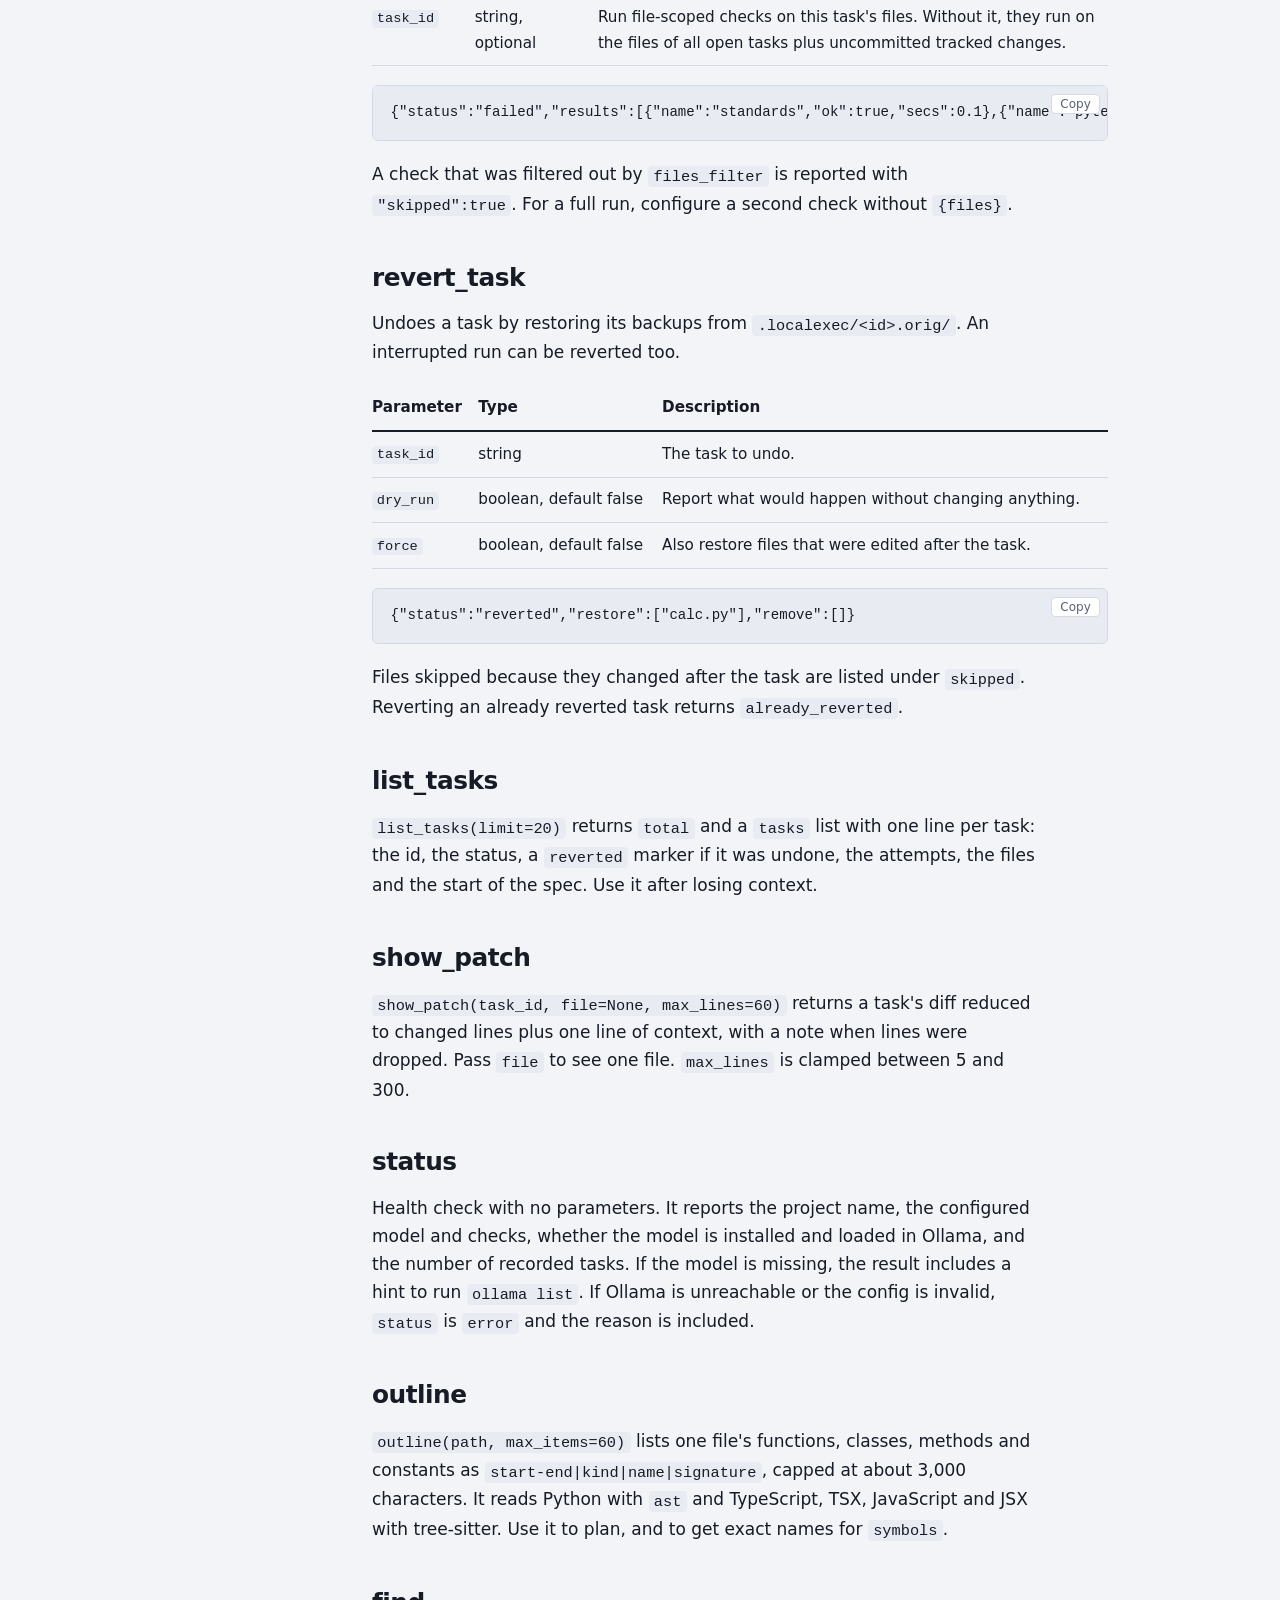
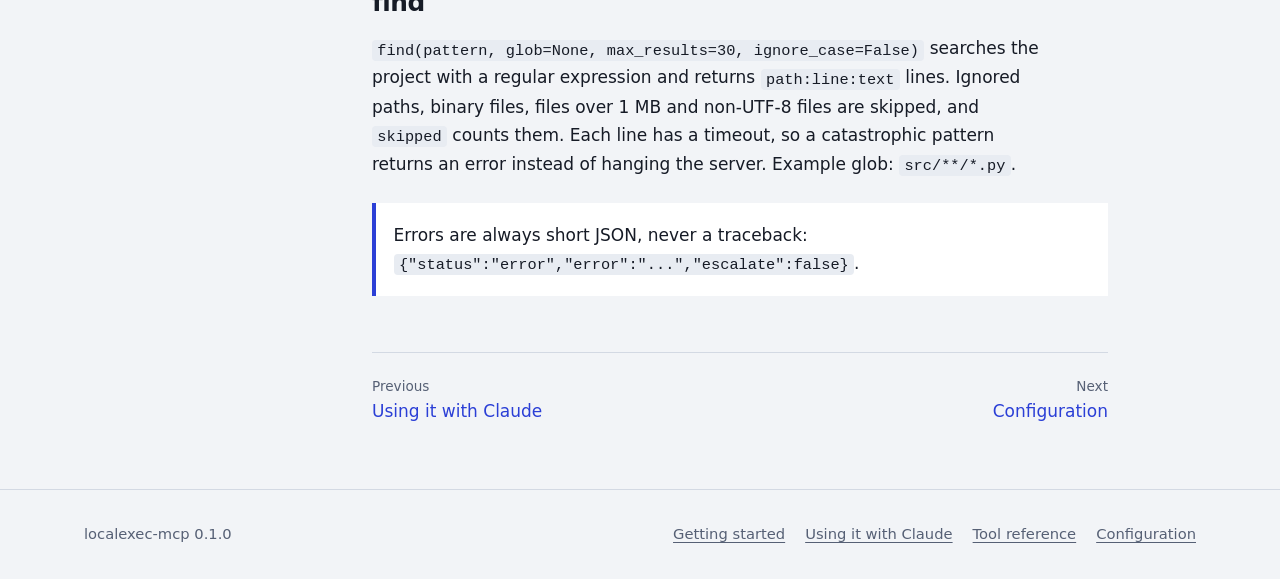
<file: docs/tools.html>
<!doctype html>
<html lang="en" class="no-js">
<head>
<meta charset="utf-8">
<meta name="viewport" content="width=device-width, initial-scale=1">
<meta name="color-scheme" content="light dark">
<title>Tool reference | localexec</title>
<meta name="description" content="Every localexec tool with its parameters, results and examples.">
<meta property="og:title" content="Tool reference | localexec">
<meta property="og:description" content="Every localexec tool with its parameters, results and examples.">
<link rel="icon" href="data:image/svg+xml,%3Csvg xmlns='http://www.w3.org/2000/svg' viewBox='0 0 22 22' fill='none' stroke='%232b3fd6' stroke-width='2' stroke-linecap='round'%3E%3Crect x='2' y='2' width='18' height='18' rx='4'/%3E%3Cpath d='M6.5 8h5M6.5 11h9M6.5 14h6'/%3E%3C/svg%3E">
<link rel="stylesheet" href="assets/style.css">
<script>try{var t=localStorage.getItem('localexec-theme');if(t)document.documentElement.setAttribute('data-theme',t)}catch(e){}</script>
</head>
<body>
<a class="skip" href="#main">Skip to content</a>
<header class="site-header"><div class="bar"><a class="brand" href="index.html"><svg width="22" height="22" viewBox="0 0 22 22" fill="none" stroke="currentColor" stroke-width="2" stroke-linecap="round" aria-hidden="true"><rect x="2" y="2" width="18" height="18" rx="4"/><path d="M6.5 8h5M6.5 11h9M6.5 14h6"/></svg>localexec</a><nav aria-label="Primary"><a href="getting-started.html" class="hide-sm">Getting started</a><a href="guide.html" class="hide-sm">Guide</a><a href="tools.html" aria-current="page" class="hide-sm">Tools</a><a href="configuration.html" class="hide-sm">Configuration</a><button class="theme" type="button">Dark theme</button></nav></div></header>
<div class="docs"><nav class="sidebar" aria-label="Documentation"><h2>Start</h2><ul><li><a href="getting-started.html">Getting started</a></li><li><a href="guide.html">Using it with Claude</a></li></ul><h2>Reference</h2><ul><li><a href="tools.html" aria-current="page">Tool reference</a></li><li><a href="configuration.html">Configuration</a></li><li><a href="standards.html">Coding standards</a></li></ul><h2>Concepts</h2><ul><li><a href="how-it-works.html">How it works</a></li><li><a href="safety.html">Safety and limits</a></li></ul><h2>Help</h2><ul><li><a href="troubleshooting.html">Troubleshooting</a></li></ul></nav><main id="main"><article><h1>Tool reference</h1><p class="lead">localexec exposes eight tools. Every result is a short JSON string. Full diffs and logs are written to <code>&lt;project&gt;/.localexec/</code> instead of being returned.</p><ul class="toc"><li><a href="#implement_task">implement_task</a></li><li><a href="#run_checks">run_checks</a></li><li><a href="#revert_task">revert_task</a></li><li><a href="#list_tasks">list_tasks</a></li><li><a href="#show_patch">show_patch</a></li><li><a href="#status">status</a></li><li><a href="#outline">outline</a></li><li><a href="#find">find</a></li></ul><h2 id="implement_task">implement_task</h2><p>Has the local model implement one small step, then runs the project's checks. Failures go back to the model until <code>max_attempts</code> is reached. It never commits.</p><div class="table-wrap"><table><thead><tr><th>Parameter</th><th>Type</th><th>Description</th></tr></thead><tbody><tr><td><code>task_id</code></td><td>string</td><td>Unique id such as <code>T1-add-retry</code>. Letters, digits, <code>.</code>, <code>_</code> and <code>-</code>, up to 64 characters.</td></tr><tr><td><code>spec</code></td><td>string</td><td>Precise instructions: goal, signatures, edge cases and acceptance.</td></tr><tr><td><code>files_to_edit</code></td><td>list of paths</td><td>One or two project-relative paths. New files must be listed too.</td></tr><tr><td><code>context_files</code></td><td>list of paths, optional</td><td>Read-only files the model should see.</td></tr><tr><td><code>checks</code></td><td>list of names, optional</td><td>Checks from <code>.localexec.json</code>. Default: all of them.</td></tr><tr><td><code>symbols</code></td><td>list of <code>path::name</code>, optional</td><td>Show the model only these functions or classes, plus nearby lines. Names may be <code>Class.method</code> or a unique suffix.</td></tr></tbody></table></div><p>A passing result:</p><pre><code>{"status":"passed","attempts":1,"files":["calc.py"],"stat":"+1 -1 in 1 file","patch":".localexec/T1.patch","log":".localexec/T1.log","escalate":false,"why":"all checks passed"}</code></pre><p>Always present: <code>status</code>, <code>attempts</code>, <code>escalate</code> and <code>why</code>. Present when relevant: <code>files</code>, <code>stat</code>, <code>patch</code>, <code>log</code>, <code>question</code> (blocked), <code>error</code>, <code>failed_check</code> with the failing check's <code>output</code>, <code>warnings</code>, <code>truncated</code> (context files that were cut to fit) and <code>note</code> (an earlier attempt's changes remain in the tree). The statuses are explained in <a href="guide.html#results">Using it with Claude</a>.</p><h2 id="run_checks">run_checks</h2><p>Runs configured checks and returns a pass or fail summary. It takes the same write lock as <code>implement_task</code>.</p><div class="table-wrap"><table><thead><tr><th>Parameter</th><th>Type</th><th>Description</th></tr></thead><tbody><tr><td><code>names</code></td><td>list of names, optional</td><td>Checks to run. Default: all.</td></tr><tr><td><code>task_id</code></td><td>string, optional</td><td>Run file-scoped checks on this task's files. Without it, they run on the files of all open tasks plus uncommitted tracked changes.</td></tr></tbody></table></div><pre><code>{"status":"failed","results":[{"name":"standards","ok":true,"secs":0.1},{"name":"pytest","ok":false,"secs":4.2}],"log":".localexec/run_checks.log","failed_check":"pytest"}</code></pre><p>A check that was filtered out by <code>files_filter</code> is reported with <code>"skipped":true</code>. For a full run, configure a second check without <code>{files}</code>.</p><h2 id="revert_task">revert_task</h2><p>Undoes a task by restoring its backups from <code>.localexec/&lt;id&gt;.orig/</code>. An interrupted run can be reverted too.</p><div class="table-wrap"><table><thead><tr><th>Parameter</th><th>Type</th><th>Description</th></tr></thead><tbody><tr><td><code>task_id</code></td><td>string</td><td>The task to undo.</td></tr><tr><td><code>dry_run</code></td><td>boolean, default false</td><td>Report what would happen without changing anything.</td></tr><tr><td><code>force</code></td><td>boolean, default false</td><td>Also restore files that were edited after the task.</td></tr></tbody></table></div><pre><code>{"status":"reverted","restore":["calc.py"],"remove":[]}</code></pre><p>Files skipped because they changed after the task are listed under <code>skipped</code>. Reverting an already reverted task returns <code>already_reverted</code>.</p><h2 id="list_tasks">list_tasks</h2><p><code>list_tasks(limit=20)</code> returns <code>total</code> and a <code>tasks</code> list with one line per task: the id, the status, a <code>reverted</code> marker if it was undone, the attempts, the files and the start of the spec. Use it after losing context.</p><h2 id="show_patch">show_patch</h2><p><code>show_patch(task_id, file=None, max_lines=60)</code> returns a task's diff reduced to changed lines plus one line of context, with a note when lines were dropped. Pass <code>file</code> to see one file. <code>max_lines</code> is clamped between 5 and 300.</p><h2 id="status">status</h2><p>Health check with no parameters. It reports the project name, the configured model and checks, whether the model is installed and loaded in Ollama, and the number of recorded tasks. If the model is missing, the result includes a hint to run <code>ollama list</code>. If Ollama is unreachable or the config is invalid, <code>status</code> is <code>error</code> and the reason is included.</p><h2 id="outline">outline</h2><p><code>outline(path, max_items=60)</code> lists one file's functions, classes, methods and constants as <code>start-end|kind|name|signature</code>, capped at about 3,000 characters. It reads Python with <code>ast</code> and TypeScript, TSX, JavaScript and JSX with tree-sitter. Use it to plan, and to get exact names for <code>symbols</code>.</p><h2 id="find">find</h2><p><code>find(pattern, glob=None, max_results=30, ignore_case=False)</code> searches the project with a regular expression and returns <code>path:line:text</code> lines. Ignored paths, binary files, files over 1 MB and non-UTF-8 files are skipped, and <code>skipped</code> counts them. Each line has a timeout, so a catastrophic pattern returns an error instead of hanging the server. Example glob: <code>src/**/*.py</code>.</p><div class="callout"><p>Errors are always short JSON, never a traceback: <code>{"status":"error","error":"...","escalate":false}</code>.</p></div><div class="pager"><a class="prev" href="guide.html"><small>Previous</small>Using it with Claude</a><a class="next" href="configuration.html"><small>Next</small>Configuration</a></div></article></main></div>
<footer class="site-footer"><div class="wrap"><span>localexec-mcp 0.1.0</span><span><a href="getting-started.html">Getting started</a><a href="guide.html">Using it with Claude</a><a href="tools.html">Tool reference</a><a href="configuration.html">Configuration</a></span></div></footer>
<script src="assets/site.js"></script>
</body>
</html>
</file>
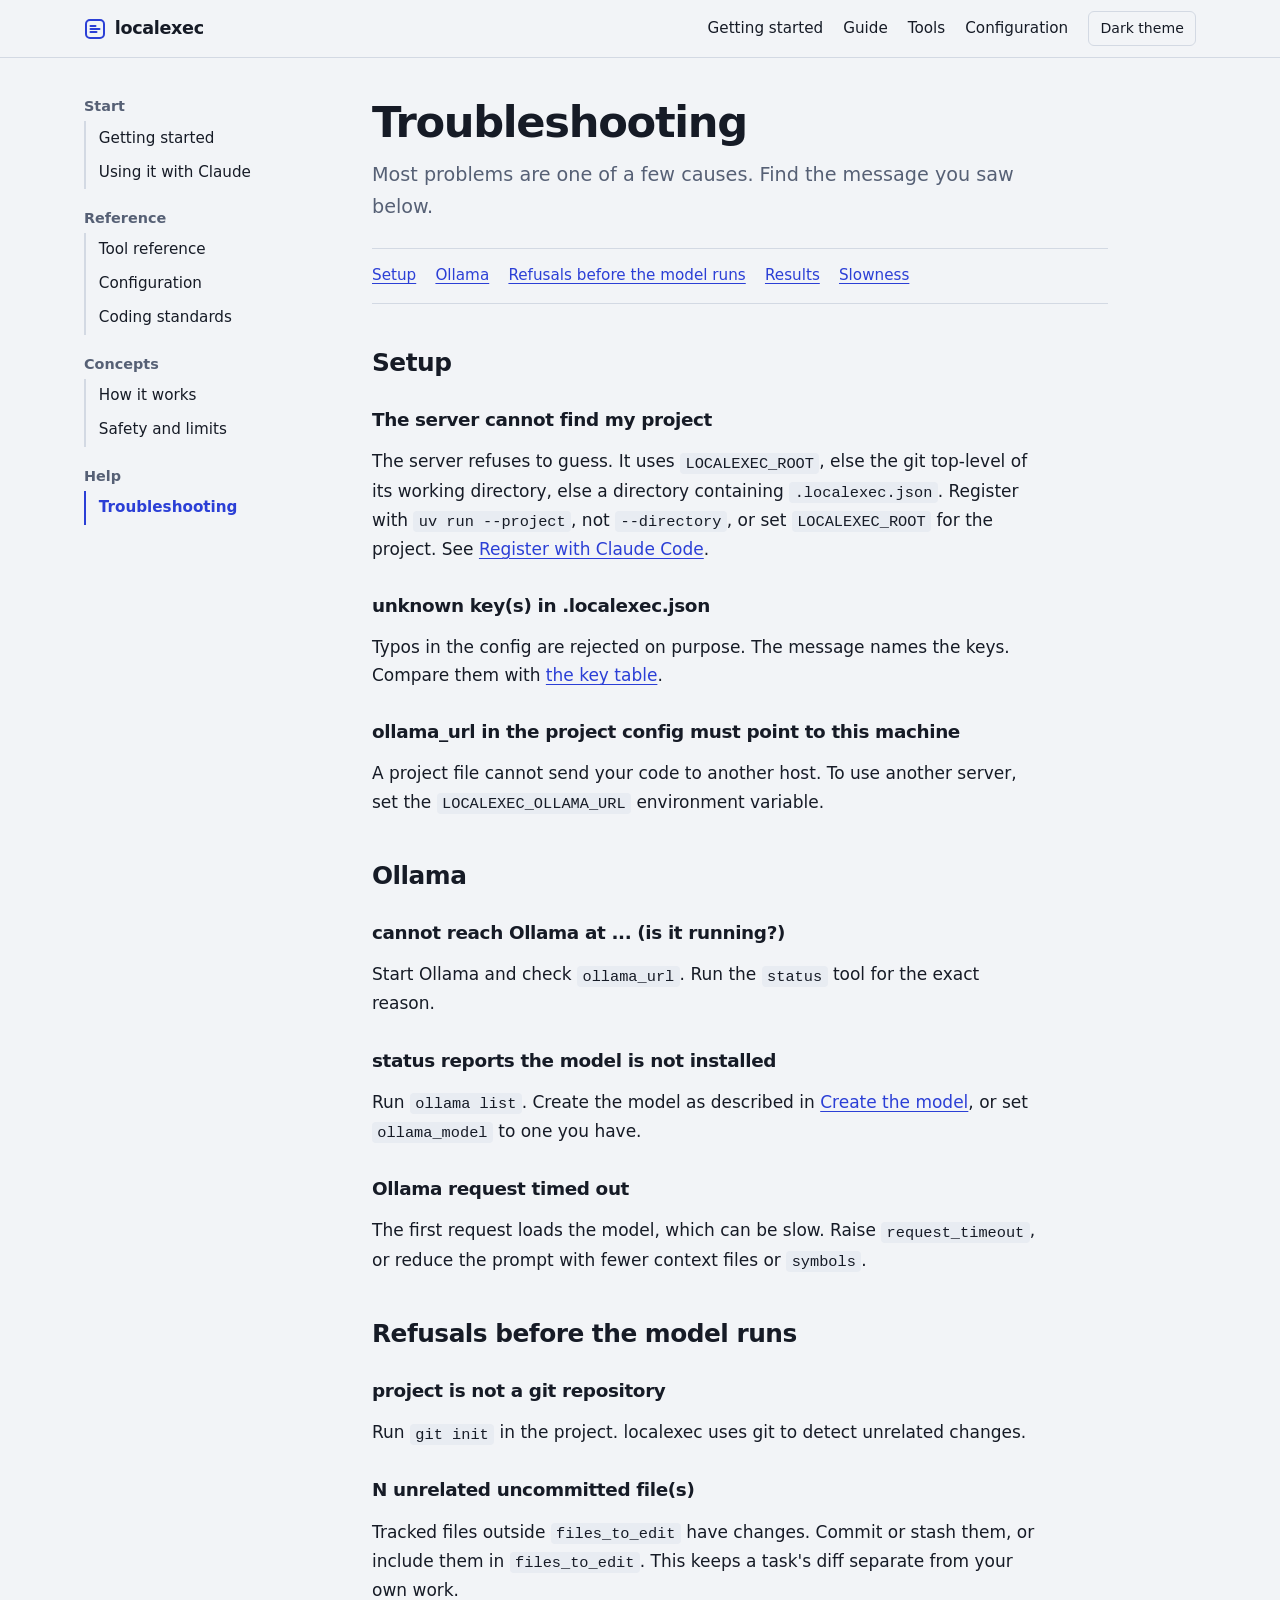
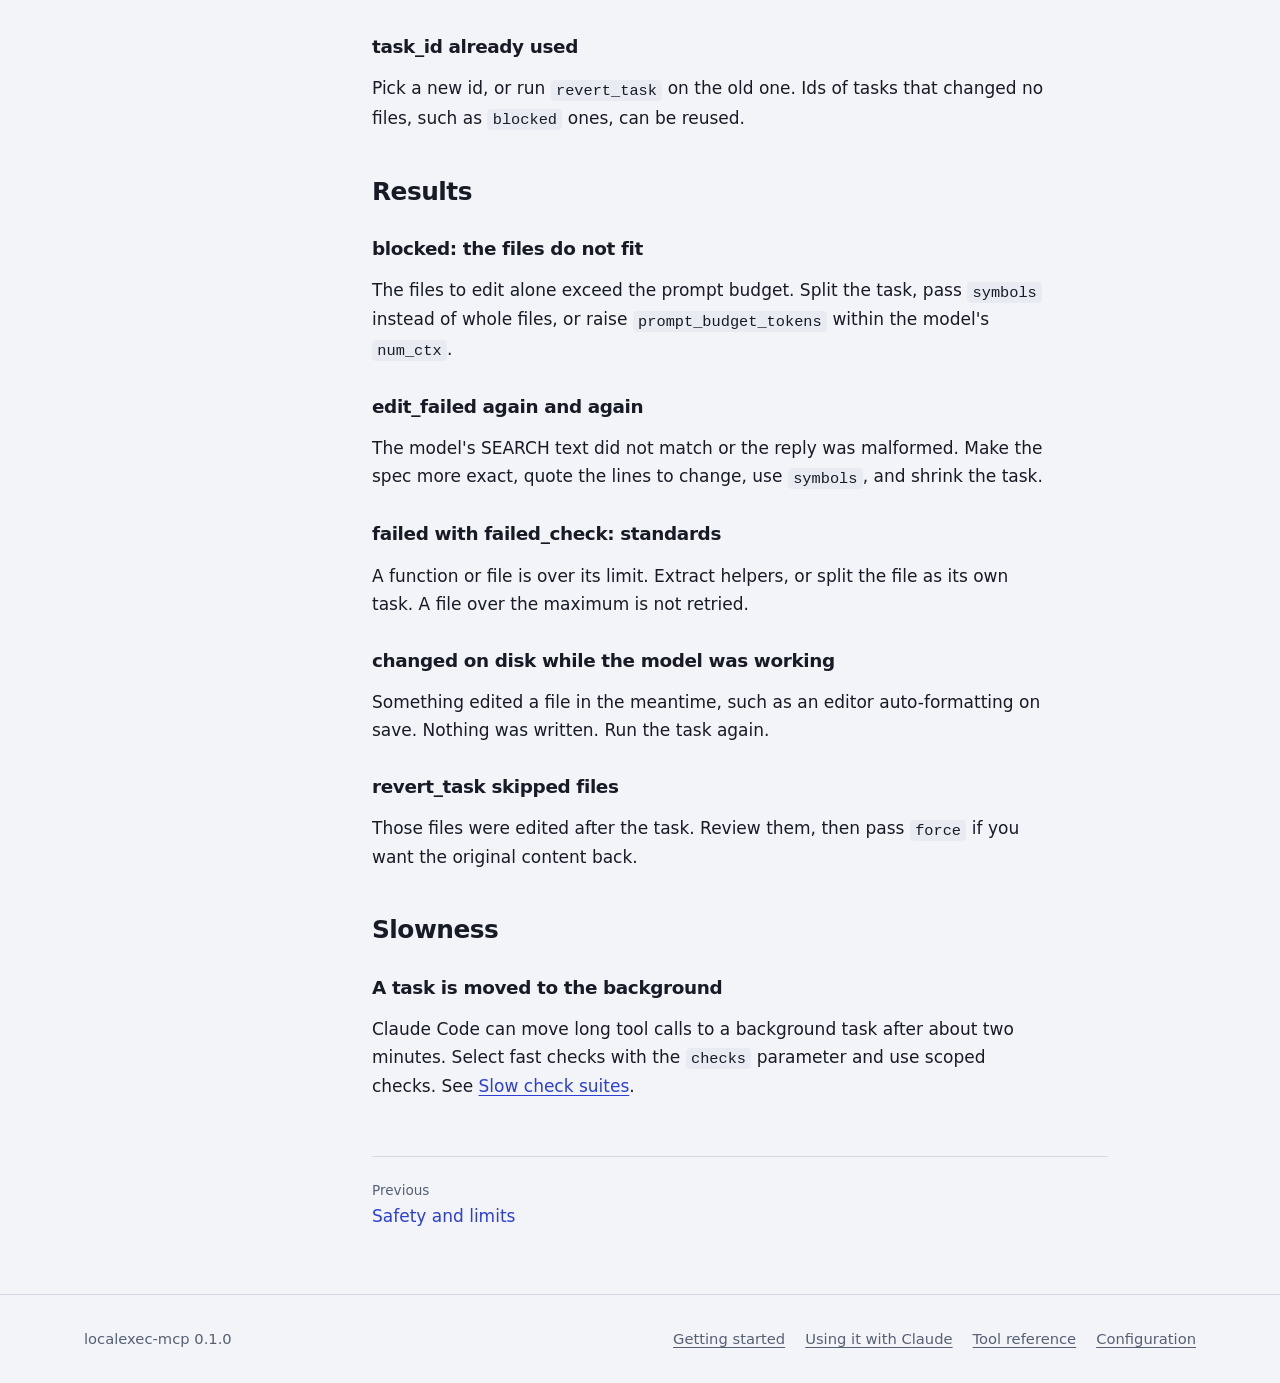
<file: docs/troubleshooting.html>
<!doctype html>
<html lang="en" class="no-js">
<head>
<meta charset="utf-8">
<meta name="viewport" content="width=device-width, initial-scale=1">
<meta name="color-scheme" content="light dark">
<title>Troubleshooting | localexec</title>
<meta name="description" content="Fixes for the errors you are most likely to see.">
<meta property="og:title" content="Troubleshooting | localexec">
<meta property="og:description" content="Fixes for the errors you are most likely to see.">
<link rel="icon" href="data:image/svg+xml,%3Csvg xmlns='http://www.w3.org/2000/svg' viewBox='0 0 22 22' fill='none' stroke='%232b3fd6' stroke-width='2' stroke-linecap='round'%3E%3Crect x='2' y='2' width='18' height='18' rx='4'/%3E%3Cpath d='M6.5 8h5M6.5 11h9M6.5 14h6'/%3E%3C/svg%3E">
<link rel="stylesheet" href="assets/style.css">
<script>try{var t=localStorage.getItem('localexec-theme');if(t)document.documentElement.setAttribute('data-theme',t)}catch(e){}</script>
</head>
<body>
<a class="skip" href="#main">Skip to content</a>
<header class="site-header"><div class="bar"><a class="brand" href="index.html"><svg width="22" height="22" viewBox="0 0 22 22" fill="none" stroke="currentColor" stroke-width="2" stroke-linecap="round" aria-hidden="true"><rect x="2" y="2" width="18" height="18" rx="4"/><path d="M6.5 8h5M6.5 11h9M6.5 14h6"/></svg>localexec</a><nav aria-label="Primary"><a href="getting-started.html" class="hide-sm">Getting started</a><a href="guide.html" class="hide-sm">Guide</a><a href="tools.html" class="hide-sm">Tools</a><a href="configuration.html" class="hide-sm">Configuration</a><button class="theme" type="button">Dark theme</button></nav></div></header>
<div class="docs"><nav class="sidebar" aria-label="Documentation"><h2>Start</h2><ul><li><a href="getting-started.html">Getting started</a></li><li><a href="guide.html">Using it with Claude</a></li></ul><h2>Reference</h2><ul><li><a href="tools.html">Tool reference</a></li><li><a href="configuration.html">Configuration</a></li><li><a href="standards.html">Coding standards</a></li></ul><h2>Concepts</h2><ul><li><a href="how-it-works.html">How it works</a></li><li><a href="safety.html">Safety and limits</a></li></ul><h2>Help</h2><ul><li><a href="troubleshooting.html" aria-current="page">Troubleshooting</a></li></ul></nav><main id="main"><article><h1>Troubleshooting</h1><p class="lead">Most problems are one of a few causes. Find the message you saw below.</p><ul class="toc"><li><a href="#setup">Setup</a></li><li><a href="#ollama">Ollama</a></li><li><a href="#refusals">Refusals before the model runs</a></li><li><a href="#results">Results</a></li><li><a href="#slow">Slowness</a></li></ul><h2 id="setup">Setup</h2><h3 id="root">The server cannot find my project</h3><p>The server refuses to guess. It uses <code>LOCALEXEC_ROOT</code>, else the git top-level of its working directory, else a directory containing <code>.localexec.json</code>. Register with <code>uv run --project</code>, not <code>--directory</code>, or set <code>LOCALEXEC_ROOT</code> for the project. See <a href="getting-started.html#register">Register with Claude Code</a>.</p><h3 id="unknown-key">unknown key(s) in .localexec.json</h3><p>Typos in the config are rejected on purpose. The message names the keys. Compare them with <a href="configuration.html#keys">the key table</a>.</p><h3 id="url">ollama_url in the project config must point to this machine</h3><p>A project file cannot send your code to another host. To use another server, set the <code>LOCALEXEC_OLLAMA_URL</code> environment variable.</p><h2 id="ollama">Ollama</h2><h3 id="unreachable">cannot reach Ollama at ... (is it running?)</h3><p>Start Ollama and check <code>ollama_url</code>. Run the <code>status</code> tool for the exact reason.</p><h3 id="model">status reports the model is not installed</h3><p>Run <code>ollama list</code>. Create the model as described in <a href="getting-started.html#model">Create the model</a>, or set <code>ollama_model</code> to one you have.</p><h3 id="timeout">Ollama request timed out</h3><p>The first request loads the model, which can be slow. Raise <code>request_timeout</code>, or reduce the prompt with fewer context files or <code>symbols</code>.</p><h2 id="refusals">Refusals before the model runs</h2><h3 id="not-git">project is not a git repository</h3><p>Run <code>git init</code> in the project. localexec uses git to detect unrelated changes.</p><h3 id="dirty">N unrelated uncommitted file(s)</h3><p>Tracked files outside <code>files_to_edit</code> have changes. Commit or stash them, or include them in <code>files_to_edit</code>. This keeps a task's diff separate from your own work.</p><h3 id="task-id">task_id already used</h3><p>Pick a new id, or run <code>revert_task</code> on the old one. Ids of tasks that changed no files, such as <code>blocked</code> ones, can be reused.</p><h2 id="results">Results</h2><h3 id="too-big">blocked: the files do not fit</h3><p>The files to edit alone exceed the prompt budget. Split the task, pass <code>symbols</code> instead of whole files, or raise <code>prompt_budget_tokens</code> within the model's <code>num_ctx</code>.</p><h3 id="edit-failed">edit_failed again and again</h3><p>The model's SEARCH text did not match or the reply was malformed. Make the spec more exact, quote the lines to change, use <code>symbols</code>, and shrink the task.</p><h3 id="standards">failed with failed_check: standards</h3><p>A function or file is over its limit. Extract helpers, or split the file as its own task. A file over the maximum is not retried.</p><h3 id="stale">changed on disk while the model was working</h3><p>Something edited a file in the meantime, such as an editor auto-formatting on save. Nothing was written. Run the task again.</p><h3 id="revert">revert_task skipped files</h3><p>Those files were edited after the task. Review them, then pass <code>force</code> if you want the original content back.</p><h2 id="slow">Slowness</h2><h3 id="background">A task is moved to the background</h3><p>Claude Code can move long tool calls to a background task after about two minutes. Select fast checks with the <code>checks</code> parameter and use scoped checks. See <a href="getting-started.html#long-runs">Slow check suites</a>.</p><div class="pager"><a class="prev" href="safety.html"><small>Previous</small>Safety and limits</a></div></article></main></div>
<footer class="site-footer"><div class="wrap"><span>localexec-mcp 0.1.0</span><span><a href="getting-started.html">Getting started</a><a href="guide.html">Using it with Claude</a><a href="tools.html">Tool reference</a><a href="configuration.html">Configuration</a></span></div></footer>
<script src="assets/site.js"></script>
</body>
</html>
</file>
<file: docs/assets/style.css>
:root {
  --paper: #f2f4f7; --surface: #ffffff; --ink: #161b26; --muted: #566075; --rule: #d3d9e3;
  --accent: #2b3fd6; --on-accent: #ffffff; --pass: #13734a; --fail: #b3261e; --warn: #8a5700; --code: #e8ecf2;
  --font: system-ui, -apple-system, "Segoe UI", Roboto, "Helvetica Neue", Arial, sans-serif;
  --mono: ui-monospace, "Cascadia Code", "SF Mono", Menlo, Consolas, "Liberation Mono", monospace;
  color-scheme: light;
}
@media (prefers-color-scheme: dark) {
  :root:not([data-theme="light"]) {
    --paper: #0e121a; --surface: #151b26; --ink: #e7ebf3; --muted: #9aa5ba; --rule: #263041;
    --accent: #9db0ff; --on-accent: #0e121a; --pass: #5fd49a; --fail: #ff8a80; --warn: #e6b04c; --code: #111826;
    color-scheme: dark;
  }
}
:root[data-theme="dark"] {
  --paper: #0e121a; --surface: #151b26; --ink: #e7ebf3; --muted: #9aa5ba; --rule: #263041;
  --accent: #9db0ff; --on-accent: #0e121a; --pass: #5fd49a; --fail: #ff8a80; --warn: #e6b04c; --code: #111826;
  color-scheme: dark;
}

* { box-sizing: border-box; }
html { -webkit-text-size-adjust: 100%; scroll-padding-top: 5rem; }
body { margin: 0; background: var(--paper); color: var(--ink); font: 400 1.0625rem/1.65 var(--font); }
a { color: var(--accent); text-underline-offset: 0.18em; }
a:hover { text-decoration-thickness: 2px; }
:focus-visible { outline: 3px solid var(--accent); outline-offset: 2px; border-radius: 2px; }
h1, h2, h3 { line-height: 1.15; letter-spacing: -0.02em; font-weight: 760; }
.skip { position: absolute; left: -999px; top: 0.5rem; background: var(--accent); color: var(--on-accent); padding: 0.5rem 0.9rem; z-index: 20; }
.skip:focus { left: 0.5rem; }

/* header */
.site-header { position: sticky; top: 0; z-index: 10; background: var(--paper); border-bottom: 1px solid var(--rule); }
.bar { max-width: 72rem; margin: 0 auto; padding: 0.7rem 1.25rem; display: flex; align-items: center; gap: 1.5rem; }
.brand { display: flex; align-items: center; gap: 0.55rem; font-weight: 780; letter-spacing: -0.02em; font-size: 1.1rem; color: var(--ink); text-decoration: none; }
.brand svg { color: var(--accent); }
.bar nav { margin-left: auto; display: flex; gap: 1.25rem; align-items: center; }
.bar nav a { color: var(--ink); text-decoration: none; font-size: 0.95rem; }
.bar nav a:hover, .bar nav a[aria-current="page"] { color: var(--accent); }
.theme { font: inherit; font-size: 0.88rem; color: var(--ink); background: transparent; border: 1px solid var(--rule); border-radius: 6px; padding: 0.3rem 0.7rem; cursor: pointer; }
.theme:hover { border-color: var(--accent); }
.no-js .theme { display: none; }

/* shared blocks */
.wrap { max-width: 72rem; margin: 0 auto; padding: 4rem 1.25rem; }
.band { border-top: 1px solid var(--rule); }
.btn { display: inline-block; padding: 0.7rem 1.25rem; border-radius: 6px; font-weight: 650; text-decoration: none; border: 2px solid var(--accent); }
.btn.primary { background: var(--accent); color: var(--on-accent); }
.btn.quiet { color: var(--accent); }
.btn:hover { text-decoration: underline; text-decoration-thickness: 2px; }
code { font-family: var(--mono); font-size: 0.9em; background: var(--code); padding: 0.1em 0.35em; border-radius: 4px; }
pre { position: relative; background: var(--code); border: 1px solid var(--rule); border-radius: 6px; padding: 1rem 1.1rem; overflow: auto; font: 0.88rem/1.55 var(--mono); margin: 1.2rem 0; }
:not(pre) > code { overflow-wrap: anywhere; }
td:first-child code { overflow-wrap: normal; white-space: nowrap; }
pre code { background: none; padding: 0; font-size: inherit; }
.has-copy { padding-right: 4.6rem; }
.copy { position: absolute; top: 0.45rem; right: 0.45rem; font: 0.75rem var(--font); color: var(--muted); background: var(--surface); border: 1px solid var(--rule); border-radius: 4px; padding: 0.15rem 0.5rem; cursor: pointer; }
.copy:hover { color: var(--accent); border-color: var(--accent); }
table { width: 100%; border-collapse: collapse; font-size: 0.95rem; }
th, td { text-align: left; vertical-align: top; padding: 0.6rem 0.8rem 0.6rem 0; border-bottom: 1px solid var(--rule); }
th { font-weight: 650; border-bottom: 2px solid var(--ink); }
.table-wrap { overflow-x: auto; margin: 1.2rem 0; }
.callout { border-left: 4px solid var(--accent); background: var(--surface); padding: 0.8rem 1.1rem; margin: 1.5rem 0; }
.callout.warn { border-color: var(--warn); }
.callout p { margin: 0.3rem 0; }
.st { font-weight: 700; }
.st.passed { color: var(--pass); } .st.failed, .st.error { color: var(--fail); } .st.blocked, .st.edit_failed { color: var(--warn); }

/* landing: hero and ticket */
.hero { max-width: 72rem; margin: 0 auto; padding: 4.5rem 1.25rem 4rem; display: grid; grid-template-columns: minmax(0, 1fr) minmax(0, 1.05fr); gap: 3.5rem; align-items: start; }
.hero h1 { font-size: clamp(2.4rem, 5.4vw, 4.1rem); line-height: 1.02; letter-spacing: -0.035em; margin: 0 0 1.4rem; max-width: 11ch; }
.hero .lede { font-size: 1.2rem; color: var(--muted); max-width: 33rem; margin: 0 0 2rem; }
.hero .actions { display: flex; flex-wrap: wrap; gap: 0.8rem; }
.ticket { position: relative; background: var(--surface); border: 1px solid var(--rule); border-radius: 8px; font-size: 0.9rem; box-shadow: 0 18px 40px -26px rgba(22, 27, 38, 0.55); }
.ticket-head { display: flex; justify-content: space-between; gap: 1rem; padding: 0.8rem 1.1rem; border-bottom: 1px solid var(--rule); font: 0.82rem var(--mono); color: var(--muted); }
.ticket-head b { color: var(--ink); font-weight: 650; }
.ticket section { position: relative; padding: 1rem 1.1rem 1.1rem; }
.ticket section + section { border-top: 2px dashed var(--rule); }
.ticket section + section::before, .ticket section + section::after { content: ""; position: absolute; top: -10px; width: 18px; height: 18px; border-radius: 50%; background: var(--paper); border: 1px solid var(--rule); }
.ticket section + section::before { left: -10px; }
.ticket section + section::after { right: -10px; }
.ticket h2 { font: 650 0.8rem/1.2 var(--font); color: var(--muted); letter-spacing: 0; margin: 0 0 0.6rem; }
.ticket pre { margin: 0; border: 0; background: transparent; padding: 0; font-size: 0.82rem; white-space: pre-wrap; overflow: visible; }
.diff .add { display: block; background: rgba(19, 115, 74, 0.16); }
.diff .del { display: block; background: rgba(179, 38, 30, 0.14); }
.stamp { position: absolute; right: 1.1rem; top: 0.75rem; border: 2px solid var(--pass); color: var(--pass); border-radius: 4px; padding: 0.05rem 0.5rem; font: 700 0.85rem var(--mono); transform: rotate(-3deg); }
@media (prefers-reduced-motion: no-preference) {
  .ticket section { animation: feed 0.6s cubic-bezier(0.2, 0.7, 0.2, 1) both; }
  .ticket section:nth-of-type(2) { animation-delay: 0.18s; }
  .ticket section:nth-of-type(3) { animation-delay: 0.36s; }
}
@keyframes feed { from { opacity: 0; transform: translateY(-12px); } to { opacity: 1; transform: none; } }

/* landing: sections */
.band h2 { font-size: clamp(1.7rem, 3.2vw, 2.3rem); margin: 0 0 1.6rem; max-width: 24ch; }
.steps { list-style: none; counter-reset: s; padding: 0; margin: 0; display: grid; grid-template-columns: repeat(5, 1fr); gap: 1.5rem; }
.steps li { counter-increment: s; border-top: 2px solid var(--ink); padding-top: 0.9rem; font-size: 0.97rem; }
.steps li::before { content: counter(s); display: block; font: 700 1.5rem/1 var(--font); color: var(--accent); margin-bottom: 0.5rem; }
.steps strong { display: block; margin-bottom: 0.25rem; }
.pairs { display: grid; grid-template-columns: 1fr 1fr; gap: 0 4rem; }
.pairs div { border-top: 1px solid var(--rule); padding: 1.1rem 0 1.4rem; }
.pairs h3 { font-size: 1.15rem; margin: 0 0 0.35rem; }
.pairs p { margin: 0; color: var(--muted); max-width: 34rem; }
.split { display: grid; grid-template-columns: minmax(0, 1fr) minmax(0, 1fr); gap: 4rem; align-items: center; }
.gauge { position: relative; height: 14px; margin: 2.4rem 0 3.1rem; background: linear-gradient(90deg, rgba(19, 115, 74, 0.35) 0 var(--soft, 100%), rgba(138, 87, 0, 0.38) var(--soft, 100%) 100%); border-radius: 3px; }
.gauge::before { content: ""; position: absolute; inset: 0; background: repeating-linear-gradient(90deg, transparent 0 calc(10% - 1px), var(--paper) calc(10% - 1px) 10%); }
.gauge .mark { position: absolute; top: -8px; bottom: -8px; width: 2px; background: var(--ink); }
.gauge .mark span { position: absolute; top: 100%; left: 50%; transform: translateX(-50%); margin-top: 0.3rem; font-size: 0.8rem; white-space: nowrap; color: var(--muted); }
.gauge .mark.end span { left: auto; right: 0; transform: none; }
.gauge-title { font-weight: 650; margin: 0; }
.stack { list-style: none; counter-reset: q; padding: 0; margin: 0; max-width: 46rem; }
.stack > li { counter-increment: q; position: relative; padding: 0 0 1.6rem 3.2rem; }
.stack > li::before { content: counter(q); position: absolute; left: 0; top: -0.15rem; width: 2.1rem; height: 2.1rem; border: 2px solid var(--accent); color: var(--accent); border-radius: 50%; display: grid; place-items: center; font-weight: 700; }
.stack p { margin: 0 0 0.3rem; }
.stack pre { margin: 0.6rem 0 0; }

/* footer */
.site-footer { border-top: 1px solid var(--rule); color: var(--muted); font-size: 0.92rem; }
.site-footer .wrap { padding: 2rem 1.25rem; display: flex; flex-wrap: wrap; gap: 0.6rem 1.5rem; justify-content: space-between; }
.site-footer a { color: var(--muted); }
.site-footer .wrap > span:last-child { display: flex; flex-wrap: wrap; gap: 0.4rem 1.25rem; }

/* docs pages */
.docs { max-width: 72rem; margin: 0 auto; padding: 2.5rem 1.25rem 4rem; display: grid; grid-template-columns: 14.5rem minmax(0, 1fr); gap: 3.5rem; }
.sidebar { position: sticky; top: 5rem; align-self: start; font-size: 0.95rem; }
.sidebar h2 { font-size: 0.9rem; letter-spacing: 0; margin: 1.3rem 0 0.4rem; color: var(--muted); font-weight: 650; }
.sidebar h2:first-child { margin-top: 0; }
.sidebar ul { list-style: none; margin: 0; padding: 0; }
.sidebar a { display: block; padding: 0.28rem 0 0.28rem 0.8rem; border-left: 2px solid var(--rule); color: var(--ink); text-decoration: none; }
.sidebar a:hover { color: var(--accent); border-color: var(--accent); }
.sidebar a[aria-current="page"] { border-color: var(--accent); color: var(--accent); font-weight: 650; }
article { min-width: 0; max-width: 46rem; }
article h1 { font-size: clamp(2rem, 4vw, 2.7rem); letter-spacing: -0.03em; margin: 0 0 0.7rem; }
article .lead { font-size: 1.2rem; color: var(--muted); margin: 0 0 1.6rem; }
article h2 { font-size: 1.55rem; margin: 2.8rem 0 0.8rem; }
article h3 { font-size: 1.15rem; margin: 2rem 0 0.5rem; }
article p, article li { max-width: 42rem; }
article ul, article ol { padding-left: 1.3rem; }
article li { margin: 0.3rem 0; }
.toc { display: flex; flex-wrap: wrap; gap: 0.4rem 1.2rem; list-style: none; padding: 0.9rem 0; margin: 0 0 1rem; border-top: 1px solid var(--rule); border-bottom: 1px solid var(--rule); font-size: 0.95rem; }
.toc li { margin: 0; }
.pager { display: flex; justify-content: space-between; gap: 1rem; margin-top: 3.5rem; padding-top: 1.4rem; border-top: 1px solid var(--rule); }
.pager a { text-decoration: none; display: block; }
.pager small { display: block; color: var(--muted); font-size: 0.85rem; }
.pager .next { text-align: right; margin-left: auto; }

@media (max-width: 900px) {
  .hero, .split, .pairs { grid-template-columns: minmax(0, 1fr); }
  .hero { padding-top: 2.5rem; gap: 2.5rem; }
  .pairs { gap: 0; }
  .steps { grid-template-columns: minmax(0, 1fr); }
  .docs { grid-template-columns: minmax(0, 1fr); gap: 1.5rem; padding-top: 1.5rem; }
  .sidebar { position: static; }
  .sidebar h2 { display: none; }
  .sidebar ul { display: flex; flex-wrap: wrap; gap: 0.4rem; }
  .sidebar a { border: 1px solid var(--rule); border-radius: 999px; padding: 0.25rem 0.8rem; }
  .sidebar a[aria-current="page"] { border-color: var(--accent); }
}
@media (max-width: 640px) {
  .bar nav a.hide-sm { display: none; }
  .wrap { padding: 2.75rem 1.25rem; }
}

.diff span { display: block; }

.demo { margin: 2rem 0 0; }
.demo video { display: block; width: 100%; max-width: 60rem; aspect-ratio: 16 / 9; background: var(--code); border: 1px solid var(--rule); border-radius: 12px; }
.demo figcaption { max-width: 60rem; margin-top: 0.8rem; color: var(--muted); font-size: 0.95rem; }
</file>
